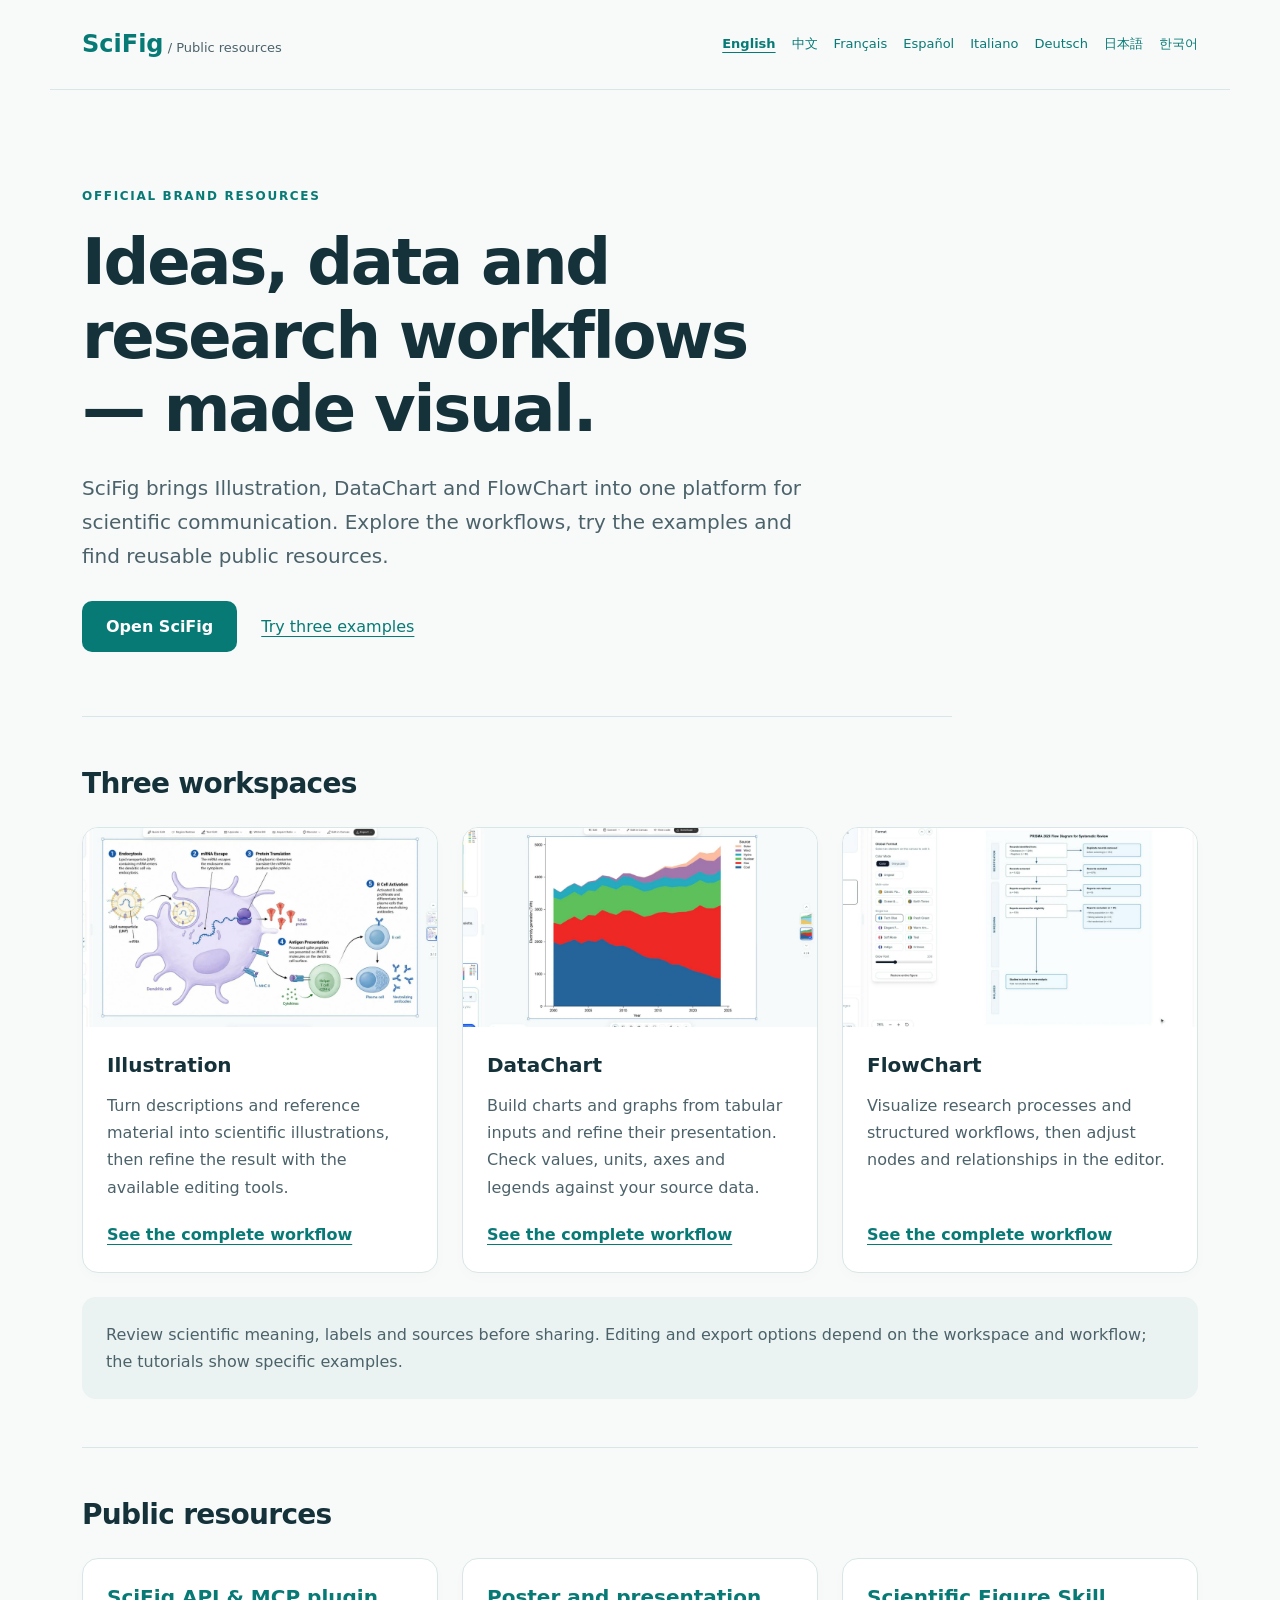
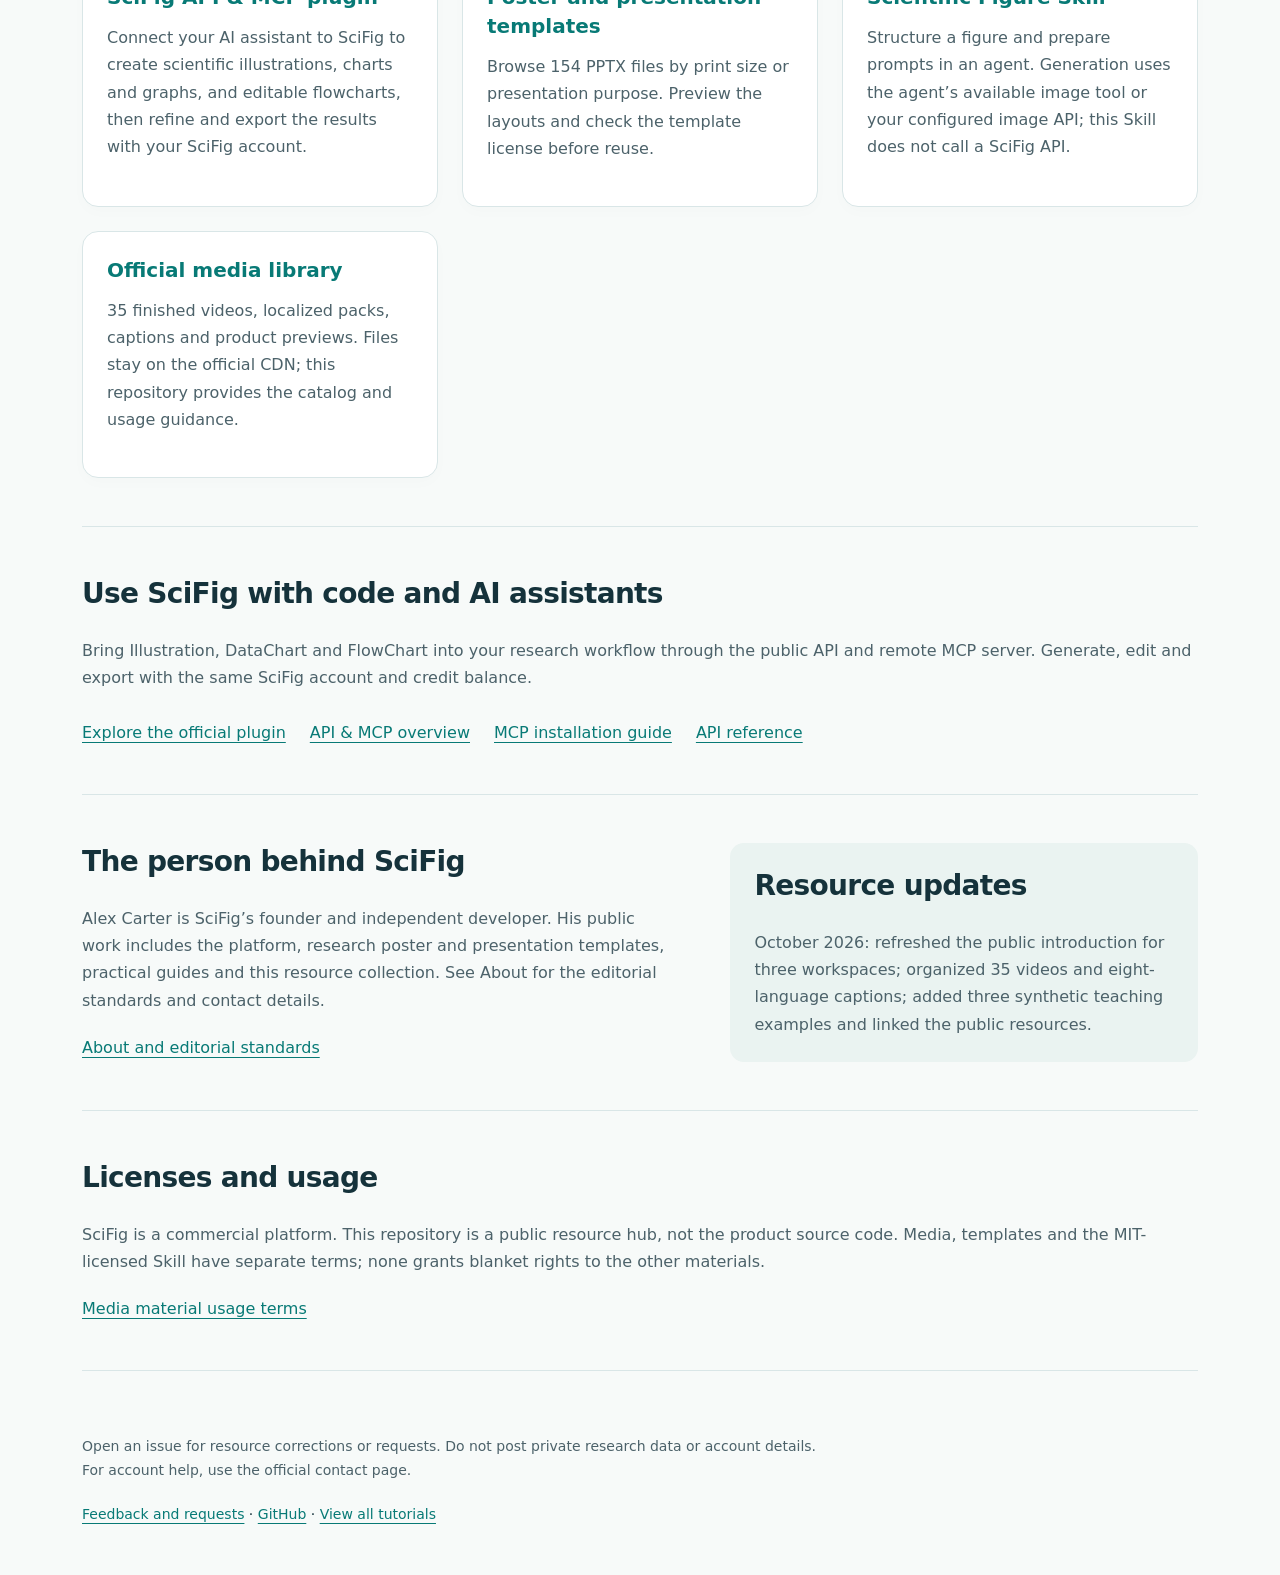
<file: index.html>
<!doctype html><html lang="en"><head><meta charset="utf-8"><meta name="viewport" content="width=device-width,initial-scale=1"><title>SciFig — Ideas, data and research workflows — made visual.</title><meta name="description" content="SciFig brings Illustration, DataChart and FlowChart into one platform for scientific communication. Explore the workflows, try the examples and find reusable public resources."><link rel="stylesheet" href="assets/hub.css"><link rel="canonical" href="https://lilingm963.github.io/SciFig-AI/"><link rel="alternate" hreflang="en" href="https://lilingm963.github.io/SciFig-AI/"><link rel="alternate" hreflang="zh-Hans" href="https://lilingm963.github.io/SciFig-AI/zh/"><link rel="alternate" hreflang="fr" href="https://lilingm963.github.io/SciFig-AI/fr/"><link rel="alternate" hreflang="es" href="https://lilingm963.github.io/SciFig-AI/es/"><link rel="alternate" hreflang="it" href="https://lilingm963.github.io/SciFig-AI/it/"><link rel="alternate" hreflang="de" href="https://lilingm963.github.io/SciFig-AI/de/"><link rel="alternate" hreflang="ja" href="https://lilingm963.github.io/SciFig-AI/ja/"><link rel="alternate" hreflang="ko" href="https://lilingm963.github.io/SciFig-AI/ko/"><link rel="alternate" hreflang="x-default" href="https://lilingm963.github.io/SciFig-AI/"></head><body><header><a class="brand" href="./">SciFig<span> / Public resources</span></a><nav aria-label="Language"><a class="current" aria-current="page" href="">English</a><a class="" href="zh/">中文</a><a class="" href="fr/">Français</a><a class="" href="es/">Español</a><a class="" href="it/">Italiano</a><a class="" href="de/">Deutsch</a><a class="" href="ja/">日本語</a><a class="" href="ko/">한국어</a></nav></header><main><section class="hero"><div class="eyebrow">Official brand resources</div><h1>Ideas, data and research workflows — made visual.</h1><p>SciFig brings Illustration, DataChart and FlowChart into one platform for scientific communication. Explore the workflows, try the examples and find reusable public resources.</p><div class="actions"><a class="primary" href="https://scifig.ai/?ref=github-resources">Open SciFig</a><a class="" href="https://github.com/lilingm963/SciFig-AI/blob/main/examples/README.md">Try three examples</a></div></section><section><h2>Three workspaces</h2><div class="grid"><article><a href="https://cdn.scifig.ai/images/media-kit/2026-10/videos/v4-illustration-tutorial.mp4"><img src="assets/previews/illustration.jpg" alt="Illustration complete workflow" width="640" height="360" loading="lazy"></a><div><h3>Illustration</h3><p>Turn descriptions and reference material into scientific illustrations, then refine the result with the available editing tools.</p><a class="" href="https://cdn.scifig.ai/images/media-kit/2026-10/videos/v4-illustration-tutorial.mp4">See the complete workflow</a></div></article><article><a href="https://cdn.scifig.ai/images/media-kit/2026-10/videos/v4-datachart-tutorial.mp4"><img src="assets/previews/datachart.jpg" alt="DataChart complete workflow" width="640" height="360" loading="lazy"></a><div><h3>DataChart</h3><p>Build charts and graphs from tabular inputs and refine their presentation. Check values, units, axes and legends against your source data.</p><a class="" href="https://cdn.scifig.ai/images/media-kit/2026-10/videos/v4-datachart-tutorial.mp4">See the complete workflow</a></div></article><article><a href="https://cdn.scifig.ai/images/media-kit/2026-10/videos/v4-flowchart-tutorial.mp4"><img src="assets/previews/flowchart.jpg" alt="FlowChart complete workflow" width="640" height="360" loading="lazy"></a><div><h3>FlowChart</h3><p>Visualize research processes and structured workflows, then adjust nodes and relationships in the editor.</p><a class="" href="https://cdn.scifig.ai/images/media-kit/2026-10/videos/v4-flowchart-tutorial.mp4">See the complete workflow</a></div></article></div><div class="note"><p>Review scientific meaning, labels and sources before sharing. Editing and export options depend on the workspace and workflow; the tutorials show specific examples.</p></div></section><section><h2>Public resources</h2><div class="grid"><article class="resource"><div><h3><a class="" href="https://github.com/lilingm963/scifig-plugins">SciFig API &amp; MCP plugin</a></h3><p>Connect your AI assistant to SciFig to create scientific illustrations, charts and graphs, and editable flowcharts, then refine and export the results with your SciFig account.</p></div></article><article class="resource"><div><h3><a class="" href="https://github.com/scifig-ai/scientific-poster-and-presentation-templates">Poster and presentation templates</a></h3><p>Browse 154 PPTX files by print size or presentation purpose. Preview the layouts and check the template license before reuse.</p></div></article><article class="resource"><div><h3><a class="" href="https://github.com/lilingm963/scifig-ai-scientific-figure-skill">Scientific Figure Skill</a></h3><p>Structure a figure and prepare prompts in an agent. Generation uses the agent’s available image tool or your configured image API; this Skill does not call a SciFig API.</p></div></article><article class="resource"><div><h3><a class="" href="https://github.com/lilingm963/SciFig-AI/blob/main/docs/media-library.md">Official media library</a></h3><p>35 finished videos, localized packs, captions and product previews. Files stay on the official CDN; this repository provides the catalog and usage guidance.</p></div></article></div></section><section><h2>Use SciFig with code and AI assistants</h2><p>Bring Illustration, DataChart and FlowChart into your research workflow through the public API and remote MCP server. Generate, edit and export with the same SciFig account and credit balance.</p><div class="actions"><a class="" href="https://github.com/lilingm963/scifig-plugins">Explore the official plugin</a><a class="" href="https://scifig.ai/developers">API &amp; MCP overview</a><a class="" href="https://scifig.ai/developers/mcp/install.md">MCP installation guide</a><a class="" href="https://scifig.ai/docs/api">API reference</a></div></section><section class="split"><div><h2>The person behind SciFig</h2><p>Alex Carter is SciFig’s founder and independent developer. His public work includes the platform, research poster and presentation templates, practical guides and this resource collection. See About for the editorial standards and contact details.</p><a class="" href="https://scifig.ai/about?ref=github-resources">About and editorial standards</a></div><div class="note"><h2>Resource updates</h2><p>October 2026: refreshed the public introduction for three workspaces; organized 35 videos and eight-language captions; added three synthetic teaching examples and linked the public resources.</p></div></section><section><h2>Licenses and usage</h2><p>SciFig is a commercial platform. This repository is a public resource hub, not the product source code. Media, templates and the MIT-licensed Skill have separate terms; none grants blanket rights to the other materials.</p><a class="" href="https://scifig.ai/media-kit?ref=github-resources">Media material usage terms</a></section></main><footer><p>Open an issue for resource corrections or requests. Do not post private research data or account details. For account help, use the official contact page.</p><a class="" href="https://github.com/lilingm963/SciFig-AI/issues">Feedback and requests</a> · <a class="" href="https://github.com/lilingm963/SciFig-AI">GitHub</a> · <a class="" href="https://scifig.ai/tutorials?ref=github-resources">View all tutorials</a></footer></body></html>
</file>
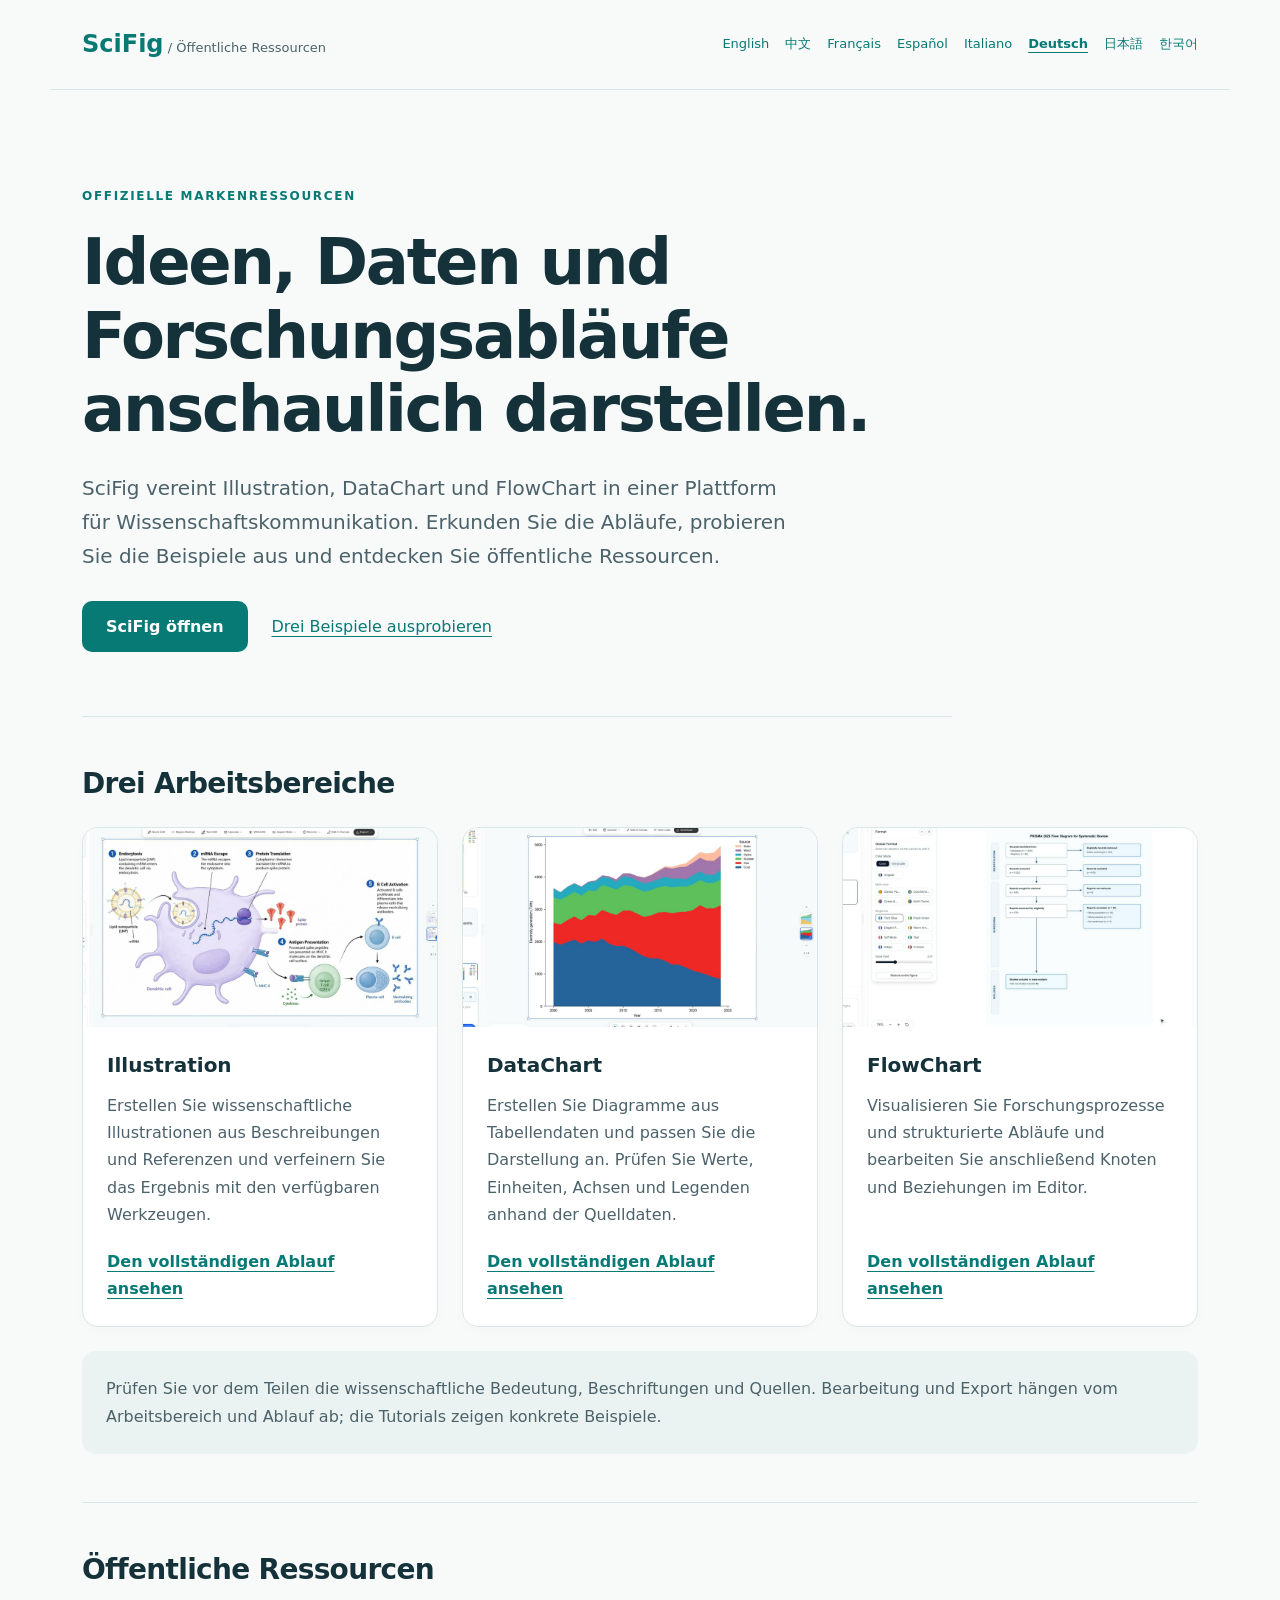
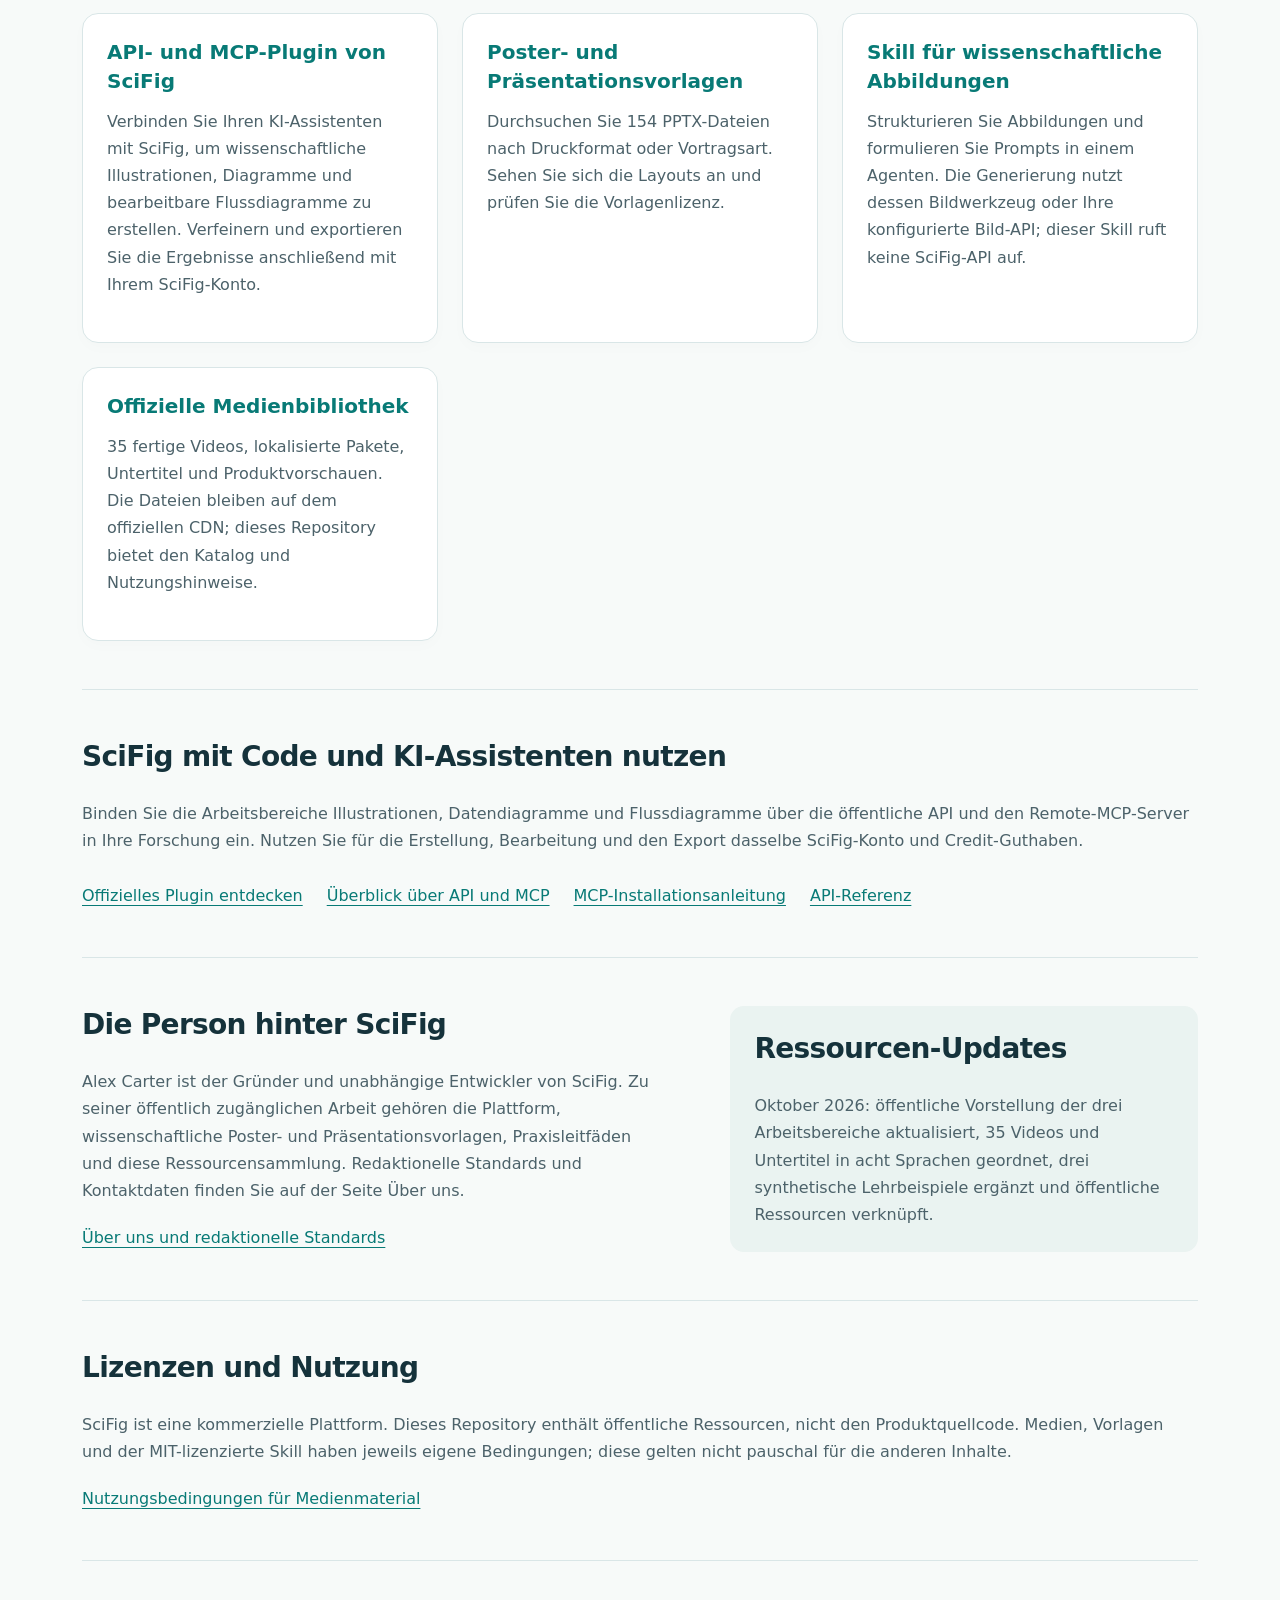
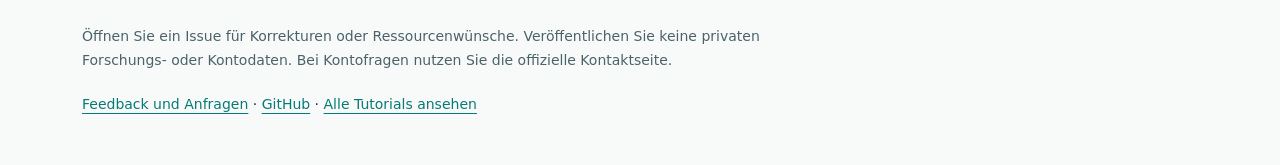
<file: de/index.html>
<!doctype html><html lang="de"><head><meta charset="utf-8"><meta name="viewport" content="width=device-width,initial-scale=1"><title>SciFig — Ideen, Daten und Forschungsabläufe anschaulich darstellen.</title><meta name="description" content="SciFig vereint Illustration, DataChart und FlowChart in einer Plattform für Wissenschaftskommunikation. Erkunden Sie die Abläufe, probieren Sie die Beispiele aus und entdecken Sie öffentliche Ressourcen."><link rel="stylesheet" href="../assets/hub.css"><link rel="canonical" href="https://lilingm963.github.io/SciFig-AI/de/"><link rel="alternate" hreflang="en" href="https://lilingm963.github.io/SciFig-AI/"><link rel="alternate" hreflang="zh-Hans" href="https://lilingm963.github.io/SciFig-AI/zh/"><link rel="alternate" hreflang="fr" href="https://lilingm963.github.io/SciFig-AI/fr/"><link rel="alternate" hreflang="es" href="https://lilingm963.github.io/SciFig-AI/es/"><link rel="alternate" hreflang="it" href="https://lilingm963.github.io/SciFig-AI/it/"><link rel="alternate" hreflang="de" href="https://lilingm963.github.io/SciFig-AI/de/"><link rel="alternate" hreflang="ja" href="https://lilingm963.github.io/SciFig-AI/ja/"><link rel="alternate" hreflang="ko" href="https://lilingm963.github.io/SciFig-AI/ko/"><link rel="alternate" hreflang="x-default" href="https://lilingm963.github.io/SciFig-AI/"></head><body><header><a class="brand" href="../">SciFig<span> / Öffentliche Ressourcen</span></a><nav aria-label="Sprache"><a class="" href="../">English</a><a class="" href="../zh/">中文</a><a class="" href="../fr/">Français</a><a class="" href="../es/">Español</a><a class="" href="../it/">Italiano</a><a class="current" aria-current="page" href="../de/">Deutsch</a><a class="" href="../ja/">日本語</a><a class="" href="../ko/">한국어</a></nav></header><main><section class="hero"><div class="eyebrow">Offizielle Markenressourcen</div><h1>Ideen, Daten und Forschungsabläufe anschaulich darstellen.</h1><p>SciFig vereint Illustration, DataChart und FlowChart in einer Plattform für Wissenschaftskommunikation. Erkunden Sie die Abläufe, probieren Sie die Beispiele aus und entdecken Sie öffentliche Ressourcen.</p><div class="actions"><a class="primary" href="https://scifig.ai/de/?ref=github-resources">SciFig öffnen</a><a class="" href="https://github.com/lilingm963/SciFig-AI/blob/main/examples/README.de.md">Drei Beispiele ausprobieren</a></div></section><section><h2>Drei Arbeitsbereiche</h2><div class="grid"><article><a href="https://cdn.scifig.ai/images/media-kit/2026-10/videos/v4-illustration-tutorial.mp4"><img src="../assets/previews/illustration.jpg" alt="Vollständiger Illustration-Arbeitsablauf" width="640" height="360" loading="lazy"></a><div><h3>Illustration</h3><p>Erstellen Sie wissenschaftliche Illustrationen aus Beschreibungen und Referenzen und verfeinern Sie das Ergebnis mit den verfügbaren Werkzeugen.</p><a class="" href="https://cdn.scifig.ai/images/media-kit/2026-10/videos/v4-illustration-tutorial.mp4">Den vollständigen Ablauf ansehen</a></div></article><article><a href="https://cdn.scifig.ai/images/media-kit/2026-10/videos/v4-datachart-tutorial.mp4"><img src="../assets/previews/datachart.jpg" alt="Vollständiger DataChart-Arbeitsablauf" width="640" height="360" loading="lazy"></a><div><h3>DataChart</h3><p>Erstellen Sie Diagramme aus Tabellendaten und passen Sie die Darstellung an. Prüfen Sie Werte, Einheiten, Achsen und Legenden anhand der Quelldaten.</p><a class="" href="https://cdn.scifig.ai/images/media-kit/2026-10/videos/v4-datachart-tutorial.mp4">Den vollständigen Ablauf ansehen</a></div></article><article><a href="https://cdn.scifig.ai/images/media-kit/2026-10/videos/v4-flowchart-tutorial.mp4"><img src="../assets/previews/flowchart.jpg" alt="Vollständiger FlowChart-Arbeitsablauf" width="640" height="360" loading="lazy"></a><div><h3>FlowChart</h3><p>Visualisieren Sie Forschungsprozesse und strukturierte Abläufe und bearbeiten Sie anschließend Knoten und Beziehungen im Editor.</p><a class="" href="https://cdn.scifig.ai/images/media-kit/2026-10/videos/v4-flowchart-tutorial.mp4">Den vollständigen Ablauf ansehen</a></div></article></div><div class="note"><p>Prüfen Sie vor dem Teilen die wissenschaftliche Bedeutung, Beschriftungen und Quellen. Bearbeitung und Export hängen vom Arbeitsbereich und Ablauf ab; die Tutorials zeigen konkrete Beispiele.</p></div></section><section><h2>Öffentliche Ressourcen</h2><div class="grid"><article class="resource"><div><h3><a class="" href="https://github.com/lilingm963/scifig-plugins">API- und MCP-Plugin von SciFig</a></h3><p>Verbinden Sie Ihren KI-Assistenten mit SciFig, um wissenschaftliche Illustrationen, Diagramme und bearbeitbare Flussdiagramme zu erstellen. Verfeinern und exportieren Sie die Ergebnisse anschließend mit Ihrem SciFig-Konto.</p></div></article><article class="resource"><div><h3><a class="" href="https://github.com/scifig-ai/scientific-poster-and-presentation-templates">Poster- und Präsentationsvorlagen</a></h3><p>Durchsuchen Sie 154 PPTX-Dateien nach Druckformat oder Vortragsart. Sehen Sie sich die Layouts an und prüfen Sie die Vorlagenlizenz.</p></div></article><article class="resource"><div><h3><a class="" href="https://github.com/lilingm963/scifig-ai-scientific-figure-skill">Skill für wissenschaftliche Abbildungen</a></h3><p>Strukturieren Sie Abbildungen und formulieren Sie Prompts in einem Agenten. Die Generierung nutzt dessen Bildwerkzeug oder Ihre konfigurierte Bild-API; dieser Skill ruft keine SciFig-API auf.</p></div></article><article class="resource"><div><h3><a class="" href="https://github.com/lilingm963/SciFig-AI/blob/main/docs/media-library.de.md">Offizielle Medienbibliothek</a></h3><p>35 fertige Videos, lokalisierte Pakete, Untertitel und Produktvorschauen. Die Dateien bleiben auf dem offiziellen CDN; dieses Repository bietet den Katalog und Nutzungshinweise.</p></div></article></div></section><section><h2>SciFig mit Code und KI-Assistenten nutzen</h2><p>Binden Sie die Arbeitsbereiche Illustrationen, Datendiagramme und Flussdiagramme über die öffentliche API und den Remote-MCP-Server in Ihre Forschung ein. Nutzen Sie für die Erstellung, Bearbeitung und den Export dasselbe SciFig-Konto und Credit-Guthaben.</p><div class="actions"><a class="" href="https://github.com/lilingm963/scifig-plugins">Offizielles Plugin entdecken</a><a class="" href="https://scifig.ai/de/developers">Überblick über API und MCP</a><a class="" href="https://scifig.ai/de/developers/mcp/install.md">MCP-Installationsanleitung</a><a class="" href="https://scifig.ai/de/docs/api">API-Referenz</a></div></section><section class="split"><div><h2>Die Person hinter SciFig</h2><p>Alex Carter ist der Gründer und unabhängige Entwickler von SciFig. Zu seiner öffentlich zugänglichen Arbeit gehören die Plattform, wissenschaftliche Poster- und Präsentationsvorlagen, Praxisleitfäden und diese Ressourcensammlung. Redaktionelle Standards und Kontaktdaten finden Sie auf der Seite Über uns.</p><a class="" href="https://scifig.ai/de/about?ref=github-resources">Über uns und redaktionelle Standards</a></div><div class="note"><h2>Ressourcen-Updates</h2><p>Oktober 2026: öffentliche Vorstellung der drei Arbeitsbereiche aktualisiert, 35 Videos und Untertitel in acht Sprachen geordnet, drei synthetische Lehrbeispiele ergänzt und öffentliche Ressourcen verknüpft.</p></div></section><section><h2>Lizenzen und Nutzung</h2><p>SciFig ist eine kommerzielle Plattform. Dieses Repository enthält öffentliche Ressourcen, nicht den Produktquellcode. Medien, Vorlagen und der MIT-lizenzierte Skill haben jeweils eigene Bedingungen; diese gelten nicht pauschal für die anderen Inhalte.</p><a class="" href="https://scifig.ai/de/media-kit?ref=github-resources">Nutzungsbedingungen für Medienmaterial</a></section></main><footer><p>Öffnen Sie ein Issue für Korrekturen oder Ressourcenwünsche. Veröffentlichen Sie keine privaten Forschungs- oder Kontodaten. Bei Kontofragen nutzen Sie die offizielle Kontaktseite.</p><a class="" href="https://github.com/lilingm963/SciFig-AI/issues">Feedback und Anfragen</a> · <a class="" href="https://github.com/lilingm963/SciFig-AI">GitHub</a> · <a class="" href="https://scifig.ai/de/tutorials?ref=github-resources">Alle Tutorials ansehen</a></footer></body></html>
</file>
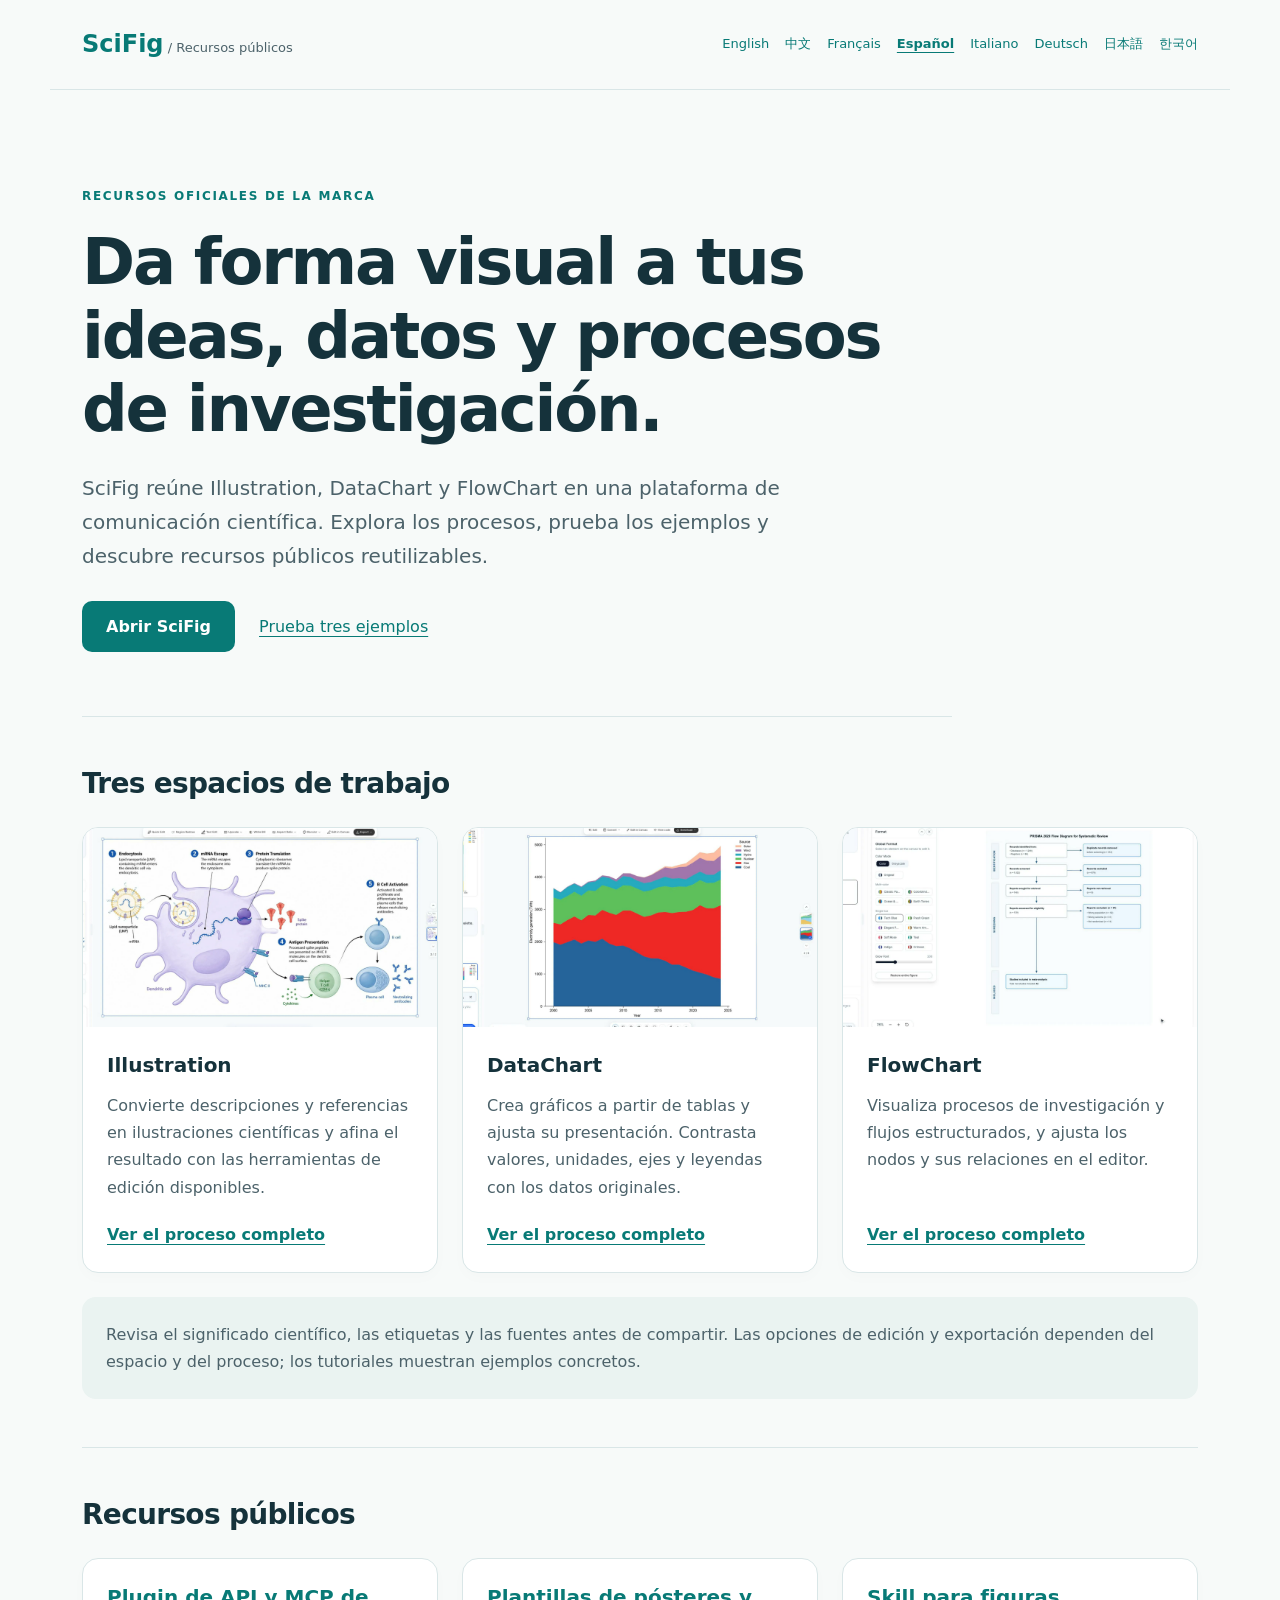
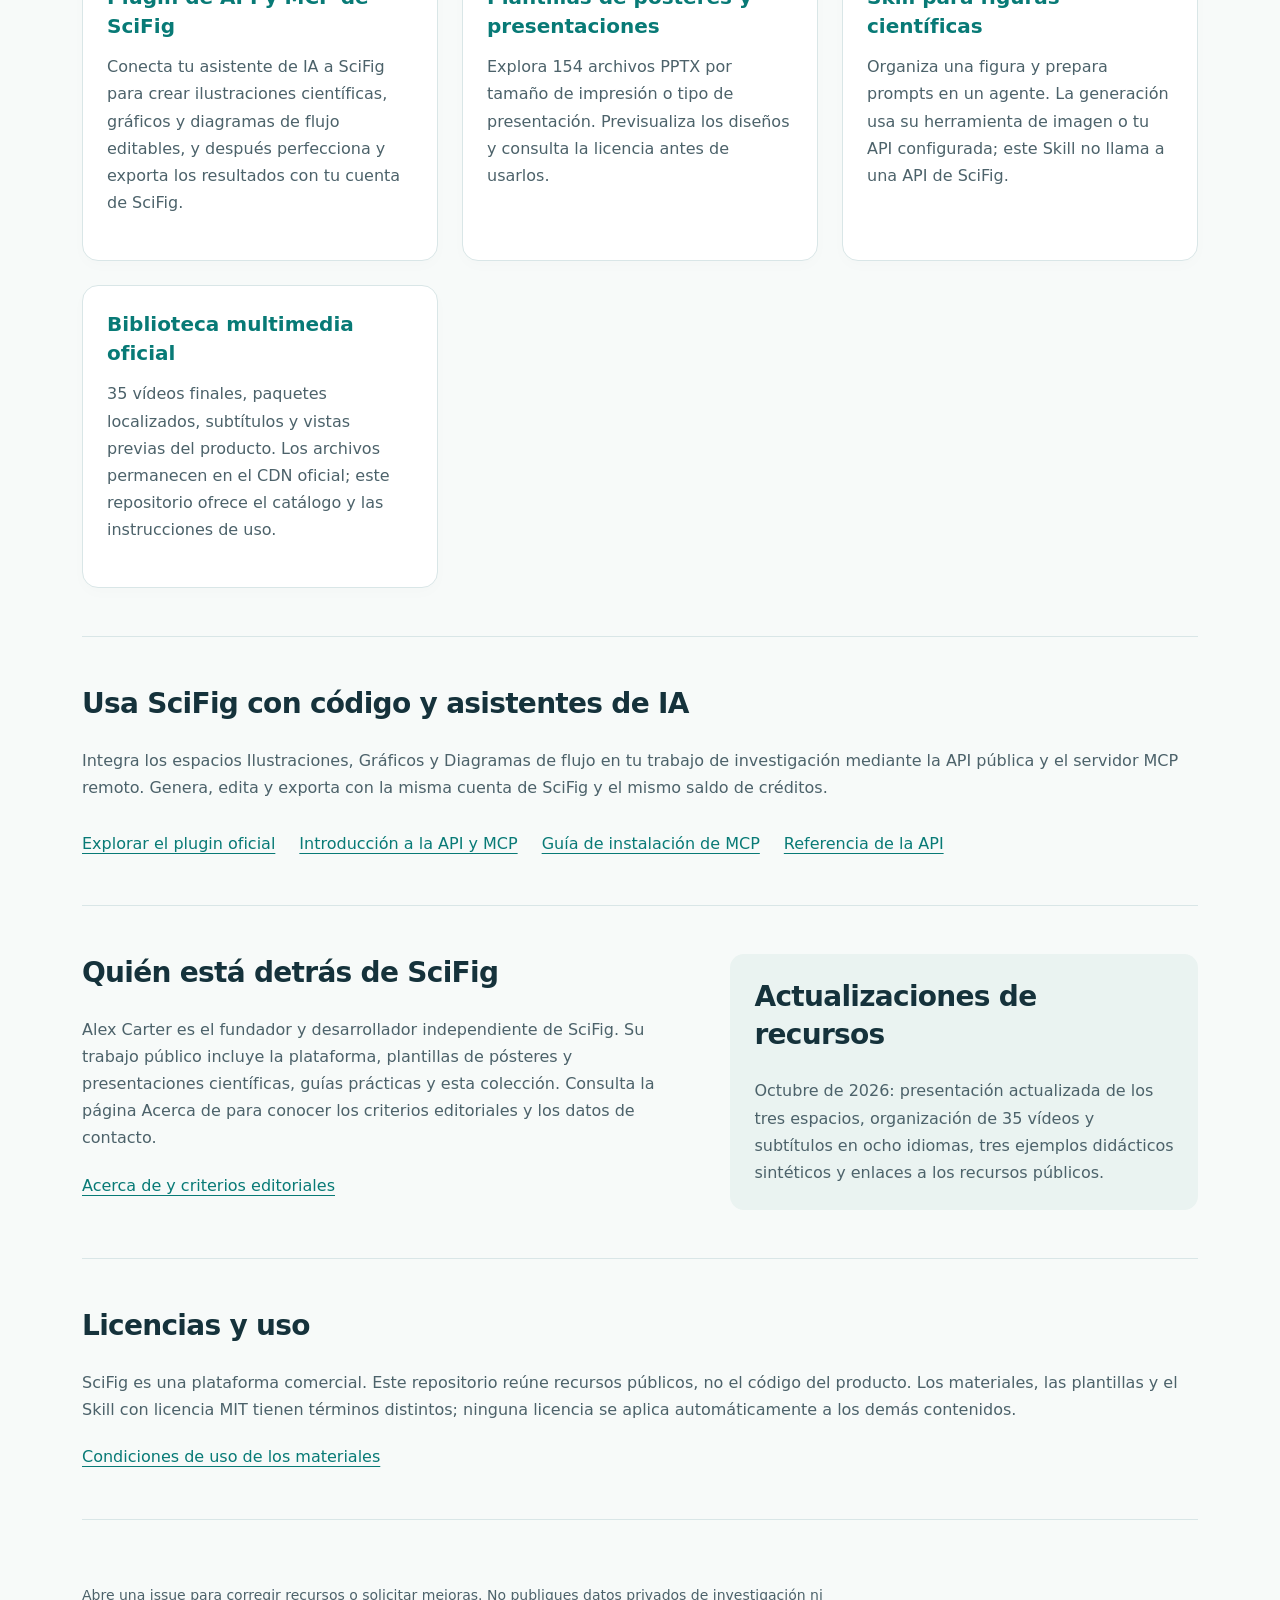
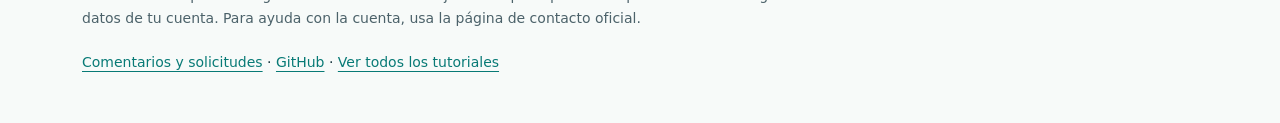
<file: es/index.html>
<!doctype html><html lang="es"><head><meta charset="utf-8"><meta name="viewport" content="width=device-width,initial-scale=1"><title>SciFig — Da forma visual a tus ideas, datos y procesos de investigación.</title><meta name="description" content="SciFig reúne Illustration, DataChart y FlowChart en una plataforma de comunicación científica. Explora los procesos, prueba los ejemplos y descubre recursos públicos reutilizables."><link rel="stylesheet" href="../assets/hub.css"><link rel="canonical" href="https://lilingm963.github.io/SciFig-AI/es/"><link rel="alternate" hreflang="en" href="https://lilingm963.github.io/SciFig-AI/"><link rel="alternate" hreflang="zh-Hans" href="https://lilingm963.github.io/SciFig-AI/zh/"><link rel="alternate" hreflang="fr" href="https://lilingm963.github.io/SciFig-AI/fr/"><link rel="alternate" hreflang="es" href="https://lilingm963.github.io/SciFig-AI/es/"><link rel="alternate" hreflang="it" href="https://lilingm963.github.io/SciFig-AI/it/"><link rel="alternate" hreflang="de" href="https://lilingm963.github.io/SciFig-AI/de/"><link rel="alternate" hreflang="ja" href="https://lilingm963.github.io/SciFig-AI/ja/"><link rel="alternate" hreflang="ko" href="https://lilingm963.github.io/SciFig-AI/ko/"><link rel="alternate" hreflang="x-default" href="https://lilingm963.github.io/SciFig-AI/"></head><body><header><a class="brand" href="../">SciFig<span> / Recursos públicos</span></a><nav aria-label="Idioma"><a class="" href="../">English</a><a class="" href="../zh/">中文</a><a class="" href="../fr/">Français</a><a class="current" aria-current="page" href="../es/">Español</a><a class="" href="../it/">Italiano</a><a class="" href="../de/">Deutsch</a><a class="" href="../ja/">日本語</a><a class="" href="../ko/">한국어</a></nav></header><main><section class="hero"><div class="eyebrow">Recursos oficiales de la marca</div><h1>Da forma visual a tus ideas, datos y procesos de investigación.</h1><p>SciFig reúne Illustration, DataChart y FlowChart en una plataforma de comunicación científica. Explora los procesos, prueba los ejemplos y descubre recursos públicos reutilizables.</p><div class="actions"><a class="primary" href="https://scifig.ai/es/?ref=github-resources">Abrir SciFig</a><a class="" href="https://github.com/lilingm963/SciFig-AI/blob/main/examples/README.es.md">Prueba tres ejemplos</a></div></section><section><h2>Tres espacios de trabajo</h2><div class="grid"><article><a href="https://cdn.scifig.ai/images/media-kit/2026-10/videos/v4-illustration-tutorial.mp4"><img src="../assets/previews/illustration.jpg" alt="Proceso completo de Illustration" width="640" height="360" loading="lazy"></a><div><h3>Illustration</h3><p>Convierte descripciones y referencias en ilustraciones científicas y afina el resultado con las herramientas de edición disponibles.</p><a class="" href="https://cdn.scifig.ai/images/media-kit/2026-10/videos/v4-illustration-tutorial.mp4">Ver el proceso completo</a></div></article><article><a href="https://cdn.scifig.ai/images/media-kit/2026-10/videos/v4-datachart-tutorial.mp4"><img src="../assets/previews/datachart.jpg" alt="Proceso completo de DataChart" width="640" height="360" loading="lazy"></a><div><h3>DataChart</h3><p>Crea gráficos a partir de tablas y ajusta su presentación. Contrasta valores, unidades, ejes y leyendas con los datos originales.</p><a class="" href="https://cdn.scifig.ai/images/media-kit/2026-10/videos/v4-datachart-tutorial.mp4">Ver el proceso completo</a></div></article><article><a href="https://cdn.scifig.ai/images/media-kit/2026-10/videos/v4-flowchart-tutorial.mp4"><img src="../assets/previews/flowchart.jpg" alt="Proceso completo de FlowChart" width="640" height="360" loading="lazy"></a><div><h3>FlowChart</h3><p>Visualiza procesos de investigación y flujos estructurados, y ajusta los nodos y sus relaciones en el editor.</p><a class="" href="https://cdn.scifig.ai/images/media-kit/2026-10/videos/v4-flowchart-tutorial.mp4">Ver el proceso completo</a></div></article></div><div class="note"><p>Revisa el significado científico, las etiquetas y las fuentes antes de compartir. Las opciones de edición y exportación dependen del espacio y del proceso; los tutoriales muestran ejemplos concretos.</p></div></section><section><h2>Recursos públicos</h2><div class="grid"><article class="resource"><div><h3><a class="" href="https://github.com/lilingm963/scifig-plugins">Plugin de API y MCP de SciFig</a></h3><p>Conecta tu asistente de IA a SciFig para crear ilustraciones científicas, gráficos y diagramas de flujo editables, y después perfecciona y exporta los resultados con tu cuenta de SciFig.</p></div></article><article class="resource"><div><h3><a class="" href="https://github.com/scifig-ai/scientific-poster-and-presentation-templates">Plantillas de pósteres y presentaciones</a></h3><p>Explora 154 archivos PPTX por tamaño de impresión o tipo de presentación. Previsualiza los diseños y consulta la licencia antes de usarlos.</p></div></article><article class="resource"><div><h3><a class="" href="https://github.com/lilingm963/scifig-ai-scientific-figure-skill">Skill para figuras científicas</a></h3><p>Organiza una figura y prepara prompts en un agente. La generación usa su herramienta de imagen o tu API configurada; este Skill no llama a una API de SciFig.</p></div></article><article class="resource"><div><h3><a class="" href="https://github.com/lilingm963/SciFig-AI/blob/main/docs/media-library.es.md">Biblioteca multimedia oficial</a></h3><p>35 vídeos finales, paquetes localizados, subtítulos y vistas previas del producto. Los archivos permanecen en el CDN oficial; este repositorio ofrece el catálogo y las instrucciones de uso.</p></div></article></div></section><section><h2>Usa SciFig con código y asistentes de IA</h2><p>Integra los espacios Ilustraciones, Gráficos y Diagramas de flujo en tu trabajo de investigación mediante la API pública y el servidor MCP remoto. Genera, edita y exporta con la misma cuenta de SciFig y el mismo saldo de créditos.</p><div class="actions"><a class="" href="https://github.com/lilingm963/scifig-plugins">Explorar el plugin oficial</a><a class="" href="https://scifig.ai/es/developers">Introducción a la API y MCP</a><a class="" href="https://scifig.ai/es/developers/mcp/install.md">Guía de instalación de MCP</a><a class="" href="https://scifig.ai/es/docs/api">Referencia de la API</a></div></section><section class="split"><div><h2>Quién está detrás de SciFig</h2><p>Alex Carter es el fundador y desarrollador independiente de SciFig. Su trabajo público incluye la plataforma, plantillas de pósteres y presentaciones científicas, guías prácticas y esta colección. Consulta la página Acerca de para conocer los criterios editoriales y los datos de contacto.</p><a class="" href="https://scifig.ai/es/about?ref=github-resources">Acerca de y criterios editoriales</a></div><div class="note"><h2>Actualizaciones de recursos</h2><p>Octubre de 2026: presentación actualizada de los tres espacios, organización de 35 vídeos y subtítulos en ocho idiomas, tres ejemplos didácticos sintéticos y enlaces a los recursos públicos.</p></div></section><section><h2>Licencias y uso</h2><p>SciFig es una plataforma comercial. Este repositorio reúne recursos públicos, no el código del producto. Los materiales, las plantillas y el Skill con licencia MIT tienen términos distintos; ninguna licencia se aplica automáticamente a los demás contenidos.</p><a class="" href="https://scifig.ai/es/media-kit?ref=github-resources">Condiciones de uso de los materiales</a></section></main><footer><p>Abre una issue para corregir recursos o solicitar mejoras. No publiques datos privados de investigación ni datos de tu cuenta. Para ayuda con la cuenta, usa la página de contacto oficial.</p><a class="" href="https://github.com/lilingm963/SciFig-AI/issues">Comentarios y solicitudes</a> · <a class="" href="https://github.com/lilingm963/SciFig-AI">GitHub</a> · <a class="" href="https://scifig.ai/es/tutorials?ref=github-resources">Ver todos los tutoriales</a></footer></body></html>
</file>
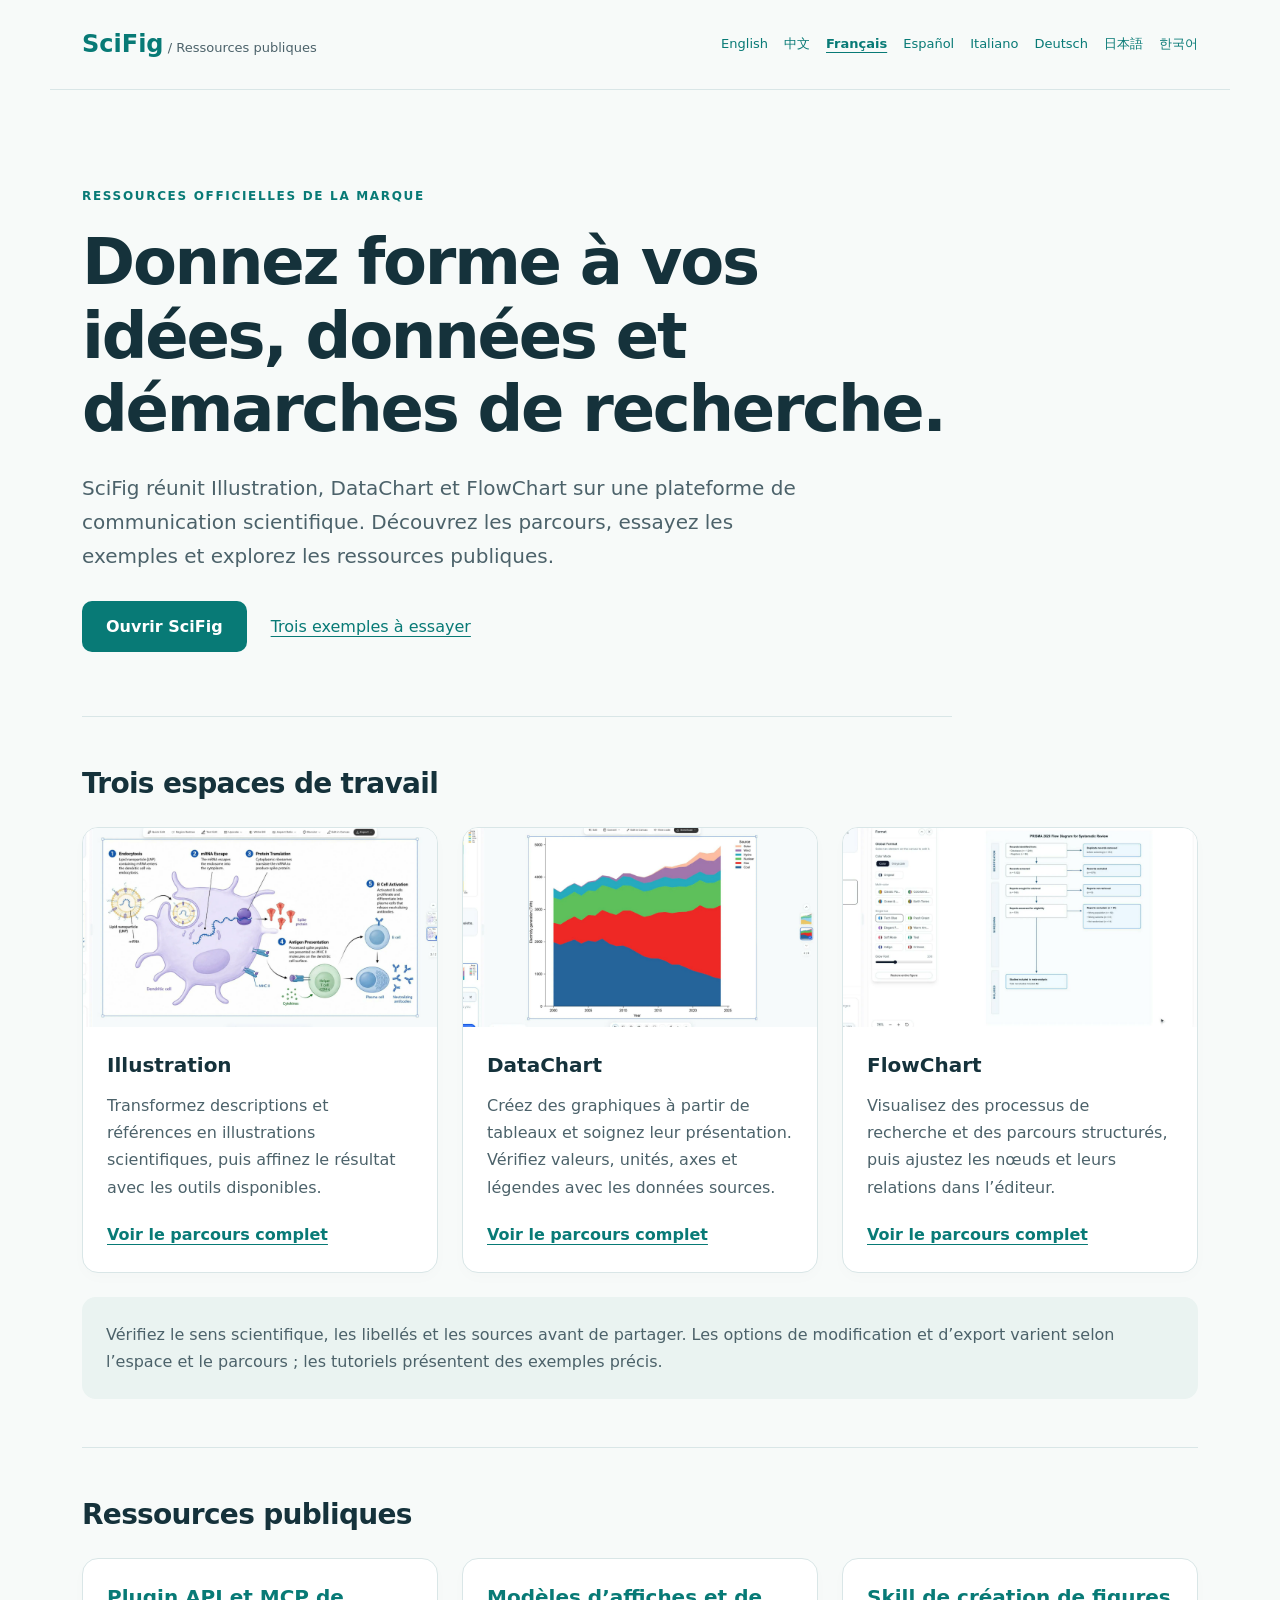
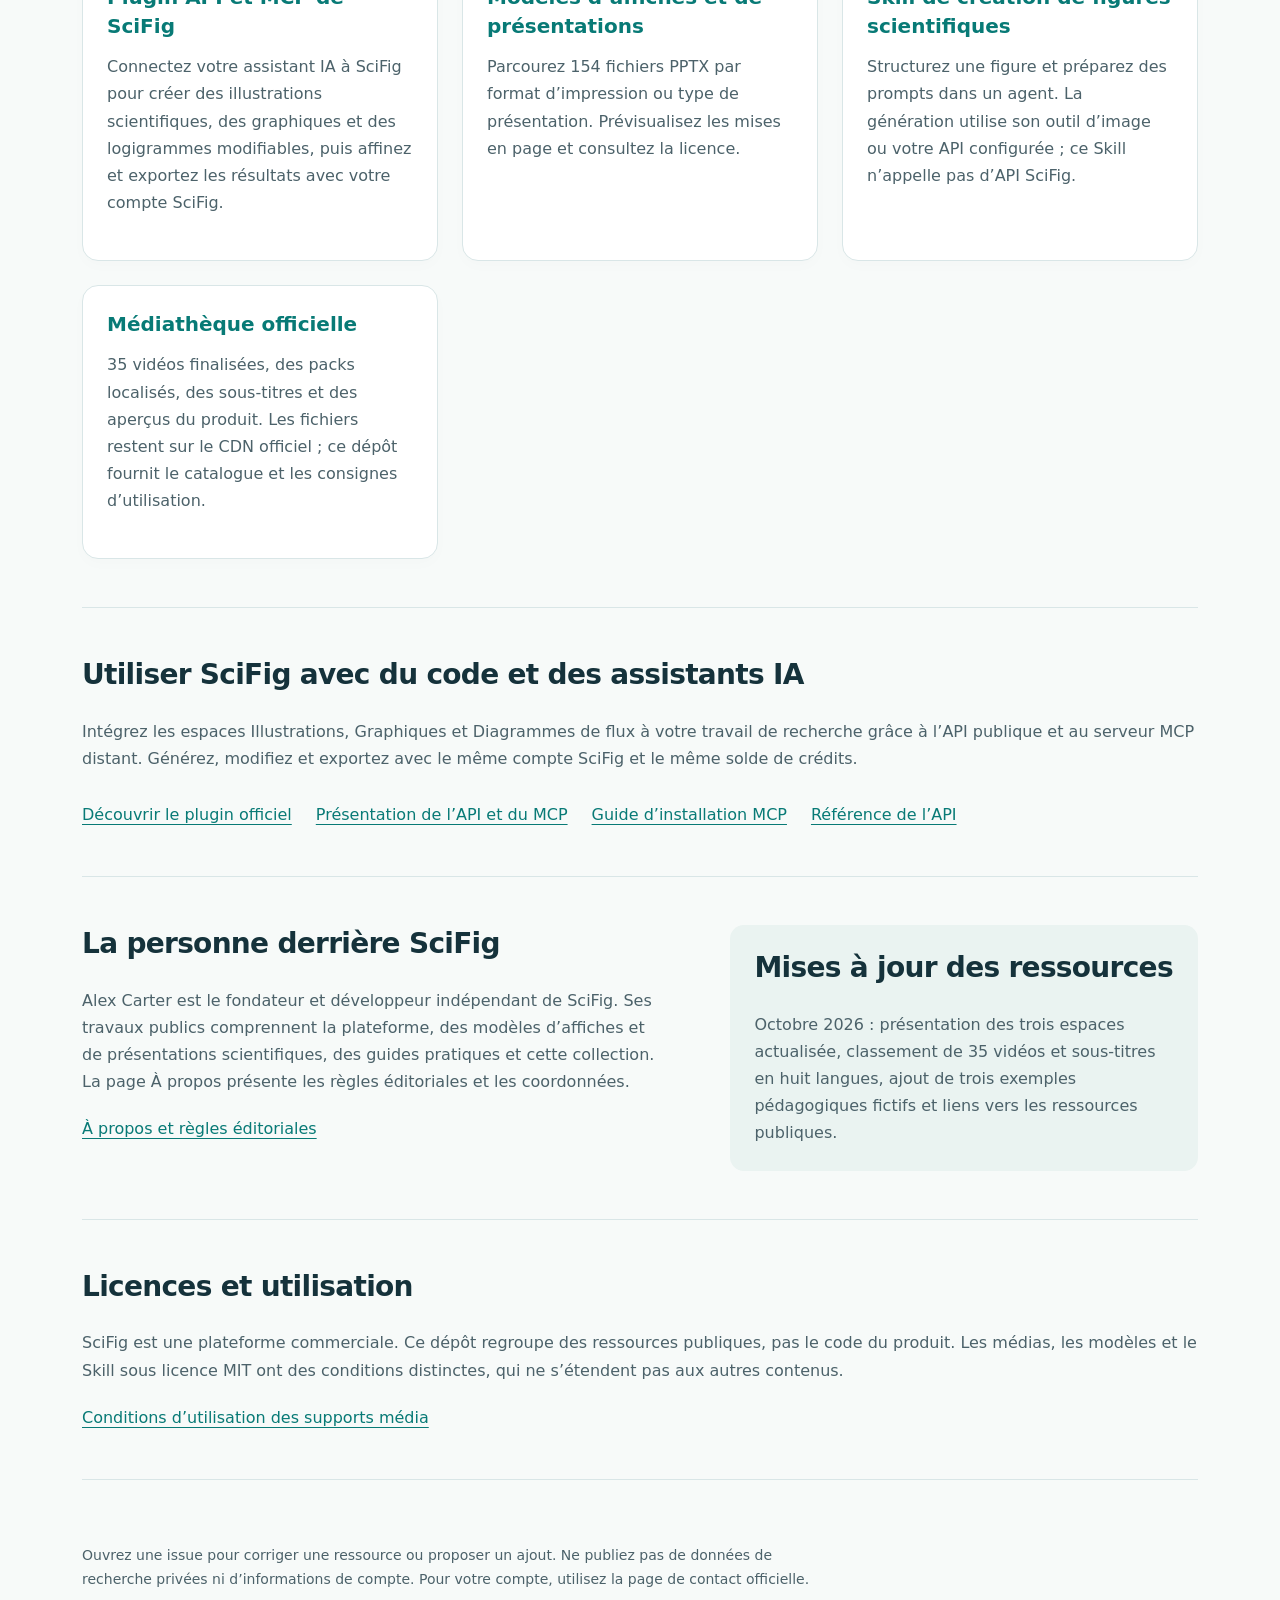
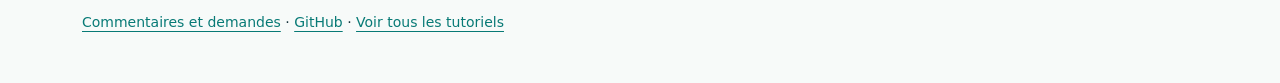
<file: fr/index.html>
<!doctype html><html lang="fr"><head><meta charset="utf-8"><meta name="viewport" content="width=device-width,initial-scale=1"><title>SciFig — Donnez forme à vos idées, données et démarches de recherche.</title><meta name="description" content="SciFig réunit Illustration, DataChart et FlowChart sur une plateforme de communication scientifique. Découvrez les parcours, essayez les exemples et explorez les ressources publiques."><link rel="stylesheet" href="../assets/hub.css"><link rel="canonical" href="https://lilingm963.github.io/SciFig-AI/fr/"><link rel="alternate" hreflang="en" href="https://lilingm963.github.io/SciFig-AI/"><link rel="alternate" hreflang="zh-Hans" href="https://lilingm963.github.io/SciFig-AI/zh/"><link rel="alternate" hreflang="fr" href="https://lilingm963.github.io/SciFig-AI/fr/"><link rel="alternate" hreflang="es" href="https://lilingm963.github.io/SciFig-AI/es/"><link rel="alternate" hreflang="it" href="https://lilingm963.github.io/SciFig-AI/it/"><link rel="alternate" hreflang="de" href="https://lilingm963.github.io/SciFig-AI/de/"><link rel="alternate" hreflang="ja" href="https://lilingm963.github.io/SciFig-AI/ja/"><link rel="alternate" hreflang="ko" href="https://lilingm963.github.io/SciFig-AI/ko/"><link rel="alternate" hreflang="x-default" href="https://lilingm963.github.io/SciFig-AI/"></head><body><header><a class="brand" href="../">SciFig<span> / Ressources publiques</span></a><nav aria-label="Langue"><a class="" href="../">English</a><a class="" href="../zh/">中文</a><a class="current" aria-current="page" href="../fr/">Français</a><a class="" href="../es/">Español</a><a class="" href="../it/">Italiano</a><a class="" href="../de/">Deutsch</a><a class="" href="../ja/">日本語</a><a class="" href="../ko/">한국어</a></nav></header><main><section class="hero"><div class="eyebrow">Ressources officielles de la marque</div><h1>Donnez forme à vos idées, données et démarches de recherche.</h1><p>SciFig réunit Illustration, DataChart et FlowChart sur une plateforme de communication scientifique. Découvrez les parcours, essayez les exemples et explorez les ressources publiques.</p><div class="actions"><a class="primary" href="https://scifig.ai/fr/?ref=github-resources">Ouvrir SciFig</a><a class="" href="https://github.com/lilingm963/SciFig-AI/blob/main/examples/README.fr.md">Trois exemples à essayer</a></div></section><section><h2>Trois espaces de travail</h2><div class="grid"><article><a href="https://cdn.scifig.ai/images/media-kit/2026-10/videos/v4-illustration-tutorial.mp4"><img src="../assets/previews/illustration.jpg" alt="Processus complet dans Illustration" width="640" height="360" loading="lazy"></a><div><h3>Illustration</h3><p>Transformez descriptions et références en illustrations scientifiques, puis affinez le résultat avec les outils disponibles.</p><a class="" href="https://cdn.scifig.ai/images/media-kit/2026-10/videos/v4-illustration-tutorial.mp4">Voir le parcours complet</a></div></article><article><a href="https://cdn.scifig.ai/images/media-kit/2026-10/videos/v4-datachart-tutorial.mp4"><img src="../assets/previews/datachart.jpg" alt="Processus complet dans DataChart" width="640" height="360" loading="lazy"></a><div><h3>DataChart</h3><p>Créez des graphiques à partir de tableaux et soignez leur présentation. Vérifiez valeurs, unités, axes et légendes avec les données sources.</p><a class="" href="https://cdn.scifig.ai/images/media-kit/2026-10/videos/v4-datachart-tutorial.mp4">Voir le parcours complet</a></div></article><article><a href="https://cdn.scifig.ai/images/media-kit/2026-10/videos/v4-flowchart-tutorial.mp4"><img src="../assets/previews/flowchart.jpg" alt="Processus complet dans FlowChart" width="640" height="360" loading="lazy"></a><div><h3>FlowChart</h3><p>Visualisez des processus de recherche et des parcours structurés, puis ajustez les nœuds et leurs relations dans l’éditeur.</p><a class="" href="https://cdn.scifig.ai/images/media-kit/2026-10/videos/v4-flowchart-tutorial.mp4">Voir le parcours complet</a></div></article></div><div class="note"><p>Vérifiez le sens scientifique, les libellés et les sources avant de partager. Les options de modification et d’export varient selon l’espace et le parcours ; les tutoriels présentent des exemples précis.</p></div></section><section><h2>Ressources publiques</h2><div class="grid"><article class="resource"><div><h3><a class="" href="https://github.com/lilingm963/scifig-plugins">Plugin API et MCP de SciFig</a></h3><p>Connectez votre assistant IA à SciFig pour créer des illustrations scientifiques, des graphiques et des logigrammes modifiables, puis affinez et exportez les résultats avec votre compte SciFig.</p></div></article><article class="resource"><div><h3><a class="" href="https://github.com/scifig-ai/scientific-poster-and-presentation-templates">Modèles d’affiches et de présentations</a></h3><p>Parcourez 154 fichiers PPTX par format d’impression ou type de présentation. Prévisualisez les mises en page et consultez la licence.</p></div></article><article class="resource"><div><h3><a class="" href="https://github.com/lilingm963/scifig-ai-scientific-figure-skill">Skill de création de figures scientifiques</a></h3><p>Structurez une figure et préparez des prompts dans un agent. La génération utilise son outil d’image ou votre API configurée ; ce Skill n’appelle pas d’API SciFig.</p></div></article><article class="resource"><div><h3><a class="" href="https://github.com/lilingm963/SciFig-AI/blob/main/docs/media-library.fr.md">Médiathèque officielle</a></h3><p>35 vidéos finalisées, des packs localisés, des sous-titres et des aperçus du produit. Les fichiers restent sur le CDN officiel ; ce dépôt fournit le catalogue et les consignes d’utilisation.</p></div></article></div></section><section><h2>Utiliser SciFig avec du code et des assistants IA</h2><p>Intégrez les espaces Illustrations, Graphiques et Diagrammes de flux à votre travail de recherche grâce à l’API publique et au serveur MCP distant. Générez, modifiez et exportez avec le même compte SciFig et le même solde de crédits.</p><div class="actions"><a class="" href="https://github.com/lilingm963/scifig-plugins">Découvrir le plugin officiel</a><a class="" href="https://scifig.ai/fr/developers">Présentation de l’API et du MCP</a><a class="" href="https://scifig.ai/fr/developers/mcp/install.md">Guide d’installation MCP</a><a class="" href="https://scifig.ai/fr/docs/api">Référence de l’API</a></div></section><section class="split"><div><h2>La personne derrière SciFig</h2><p>Alex Carter est le fondateur et développeur indépendant de SciFig. Ses travaux publics comprennent la plateforme, des modèles d’affiches et de présentations scientifiques, des guides pratiques et cette collection. La page À propos présente les règles éditoriales et les coordonnées.</p><a class="" href="https://scifig.ai/fr/about?ref=github-resources">À propos et règles éditoriales</a></div><div class="note"><h2>Mises à jour des ressources</h2><p>Octobre 2026 : présentation des trois espaces actualisée, classement de 35 vidéos et sous-titres en huit langues, ajout de trois exemples pédagogiques fictifs et liens vers les ressources publiques.</p></div></section><section><h2>Licences et utilisation</h2><p>SciFig est une plateforme commerciale. Ce dépôt regroupe des ressources publiques, pas le code du produit. Les médias, les modèles et le Skill sous licence MIT ont des conditions distinctes, qui ne s’étendent pas aux autres contenus.</p><a class="" href="https://scifig.ai/fr/media-kit?ref=github-resources">Conditions d’utilisation des supports média</a></section></main><footer><p>Ouvrez une issue pour corriger une ressource ou proposer un ajout. Ne publiez pas de données de recherche privées ni d’informations de compte. Pour votre compte, utilisez la page de contact officielle.</p><a class="" href="https://github.com/lilingm963/SciFig-AI/issues">Commentaires et demandes</a> · <a class="" href="https://github.com/lilingm963/SciFig-AI">GitHub</a> · <a class="" href="https://scifig.ai/fr/tutorials?ref=github-resources">Voir tous les tutoriels</a></footer></body></html>
</file>
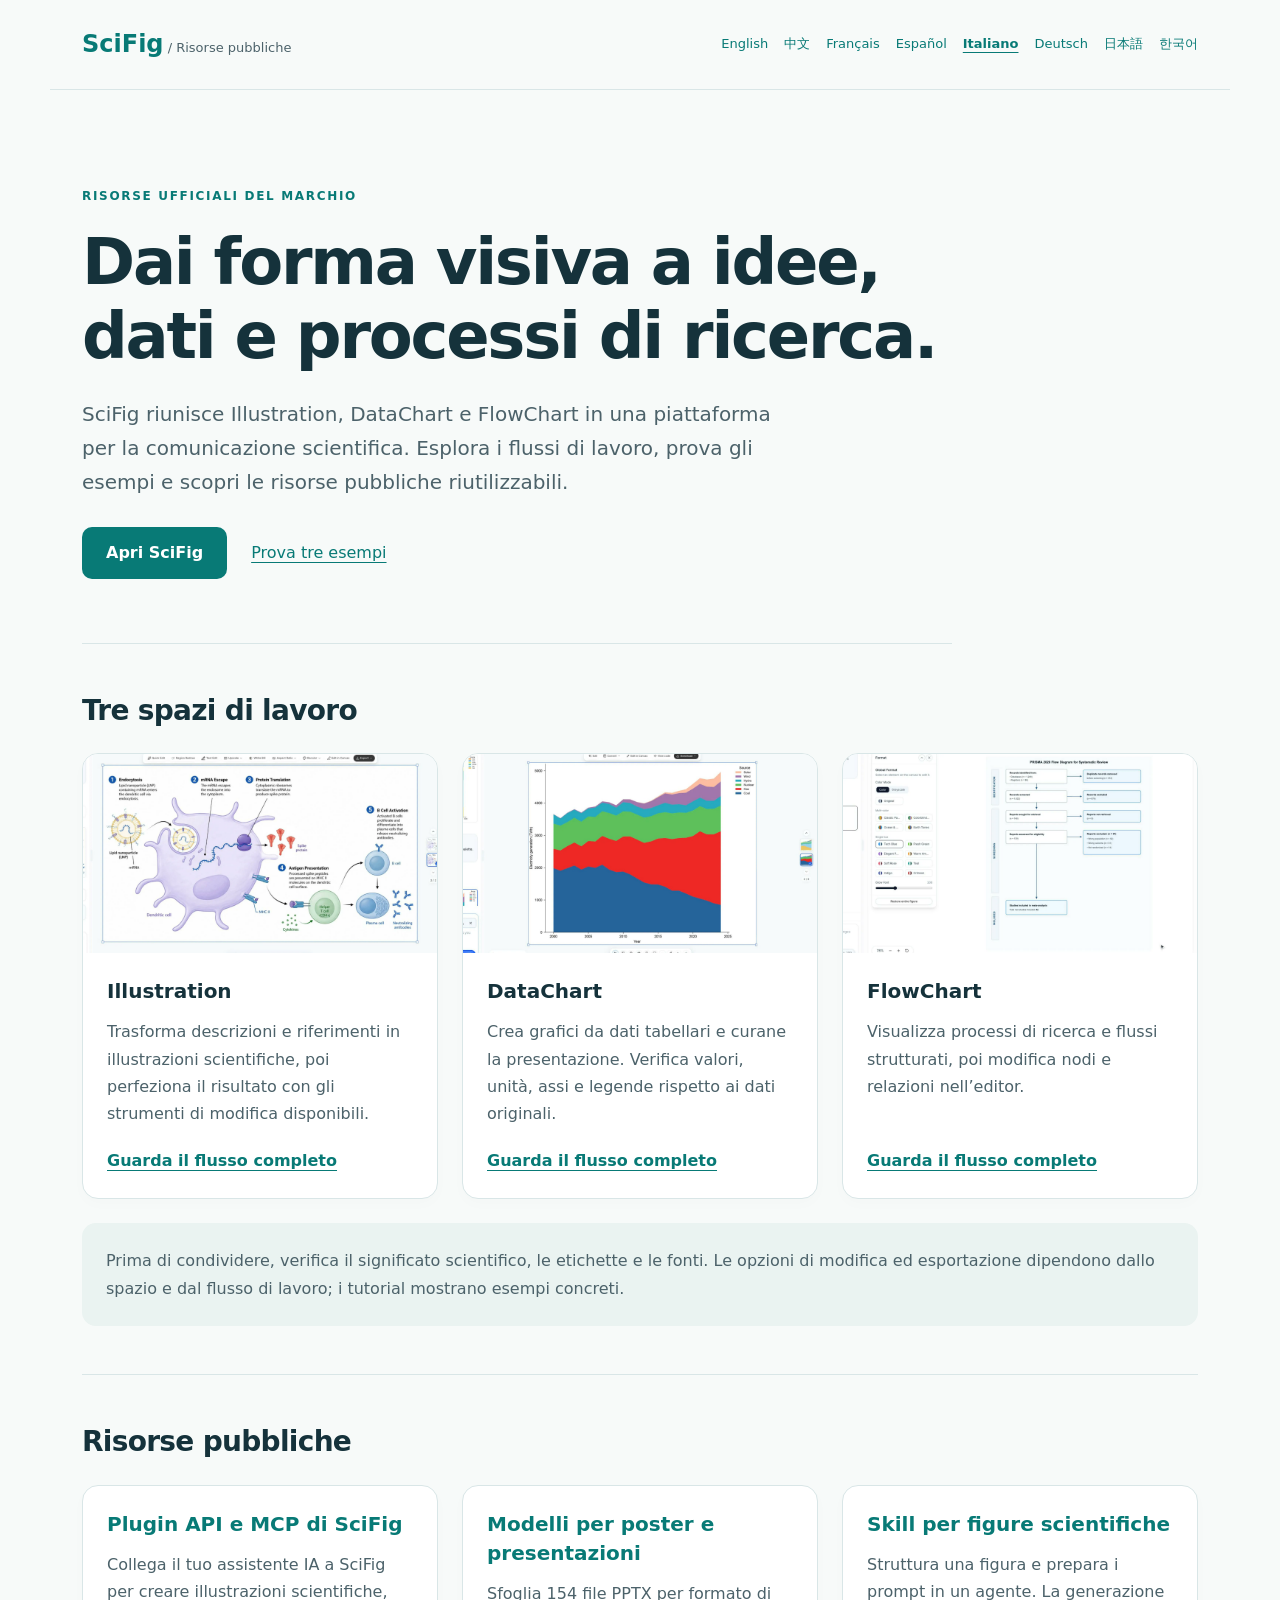
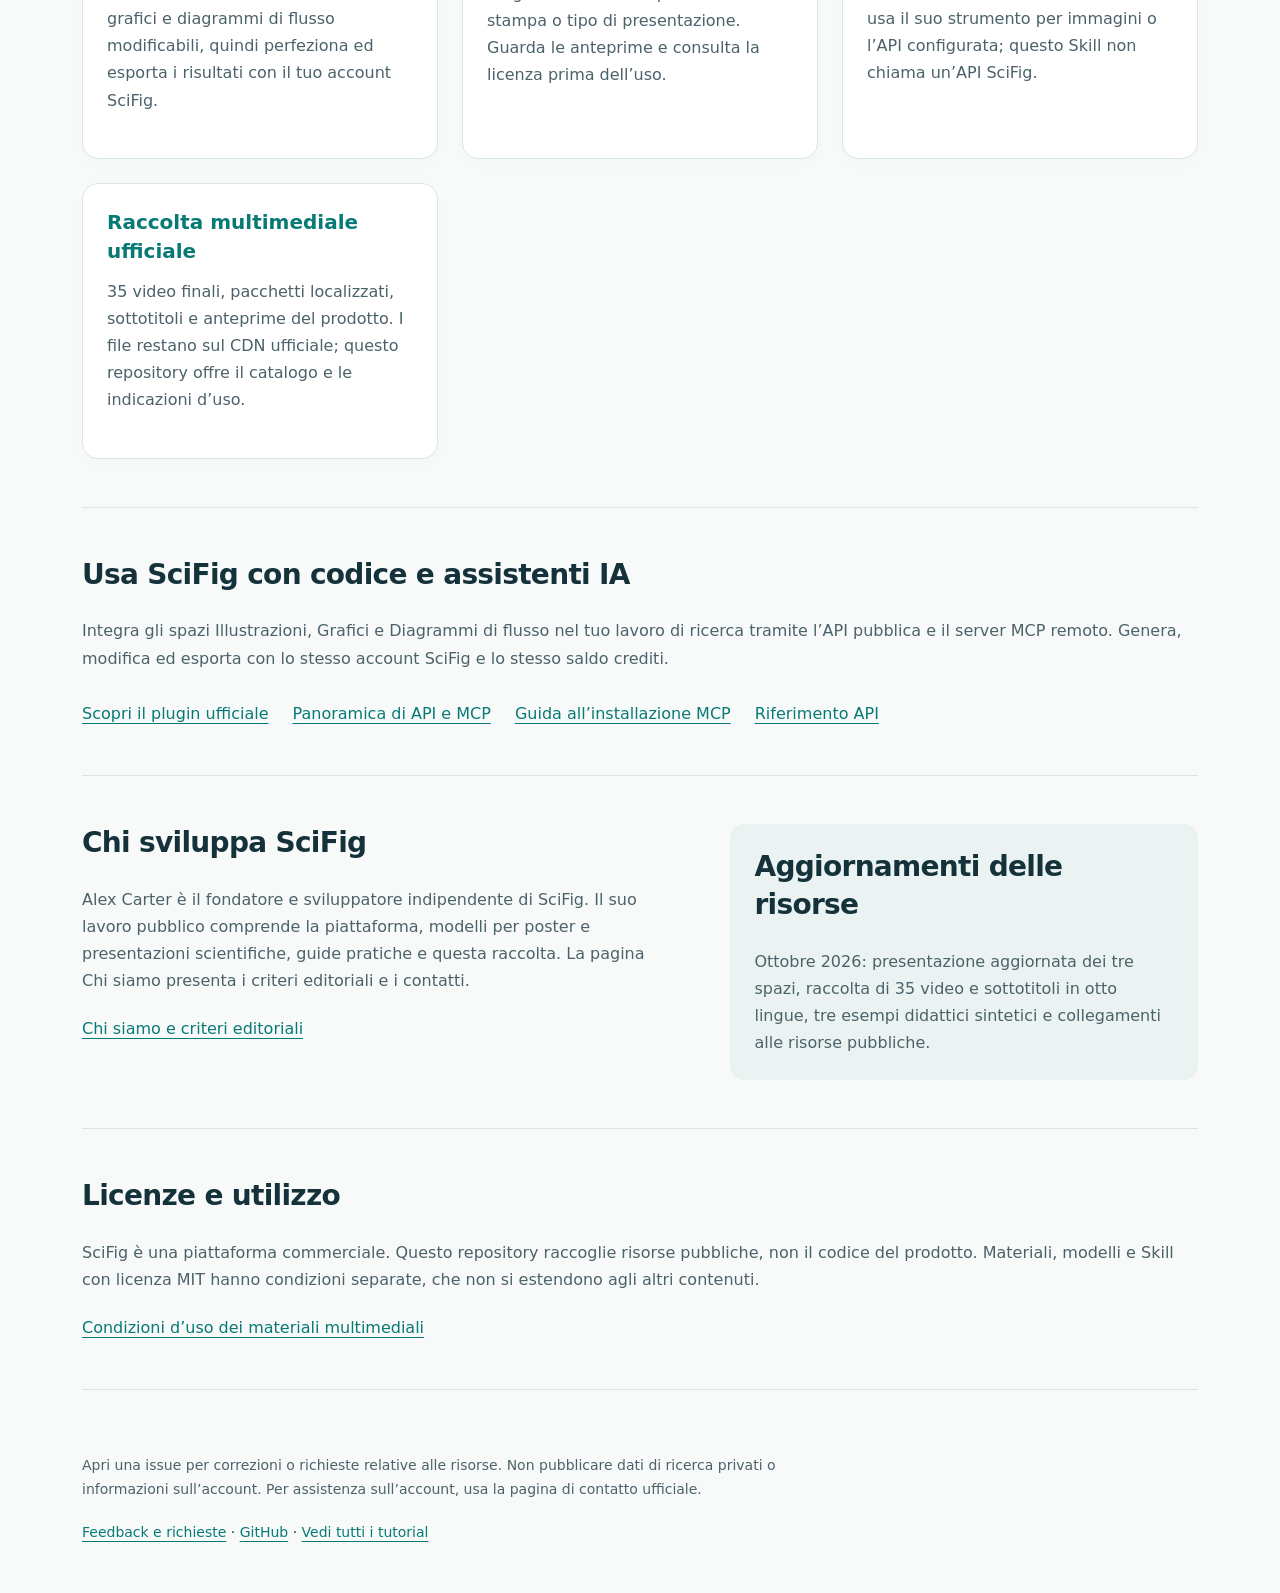
<file: it/index.html>
<!doctype html><html lang="it"><head><meta charset="utf-8"><meta name="viewport" content="width=device-width,initial-scale=1"><title>SciFig — Dai forma visiva a idee, dati e processi di ricerca.</title><meta name="description" content="SciFig riunisce Illustration, DataChart e FlowChart in una piattaforma per la comunicazione scientifica. Esplora i flussi di lavoro, prova gli esempi e scopri le risorse pubbliche riutilizzabili."><link rel="stylesheet" href="../assets/hub.css"><link rel="canonical" href="https://lilingm963.github.io/SciFig-AI/it/"><link rel="alternate" hreflang="en" href="https://lilingm963.github.io/SciFig-AI/"><link rel="alternate" hreflang="zh-Hans" href="https://lilingm963.github.io/SciFig-AI/zh/"><link rel="alternate" hreflang="fr" href="https://lilingm963.github.io/SciFig-AI/fr/"><link rel="alternate" hreflang="es" href="https://lilingm963.github.io/SciFig-AI/es/"><link rel="alternate" hreflang="it" href="https://lilingm963.github.io/SciFig-AI/it/"><link rel="alternate" hreflang="de" href="https://lilingm963.github.io/SciFig-AI/de/"><link rel="alternate" hreflang="ja" href="https://lilingm963.github.io/SciFig-AI/ja/"><link rel="alternate" hreflang="ko" href="https://lilingm963.github.io/SciFig-AI/ko/"><link rel="alternate" hreflang="x-default" href="https://lilingm963.github.io/SciFig-AI/"></head><body><header><a class="brand" href="../">SciFig<span> / Risorse pubbliche</span></a><nav aria-label="Lingua"><a class="" href="../">English</a><a class="" href="../zh/">中文</a><a class="" href="../fr/">Français</a><a class="" href="../es/">Español</a><a class="current" aria-current="page" href="../it/">Italiano</a><a class="" href="../de/">Deutsch</a><a class="" href="../ja/">日本語</a><a class="" href="../ko/">한국어</a></nav></header><main><section class="hero"><div class="eyebrow">Risorse ufficiali del marchio</div><h1>Dai forma visiva a idee, dati e processi di ricerca.</h1><p>SciFig riunisce Illustration, DataChart e FlowChart in una piattaforma per la comunicazione scientifica. Esplora i flussi di lavoro, prova gli esempi e scopri le risorse pubbliche riutilizzabili.</p><div class="actions"><a class="primary" href="https://scifig.ai/it/?ref=github-resources">Apri SciFig</a><a class="" href="https://github.com/lilingm963/SciFig-AI/blob/main/examples/README.it.md">Prova tre esempi</a></div></section><section><h2>Tre spazi di lavoro</h2><div class="grid"><article><a href="https://cdn.scifig.ai/images/media-kit/2026-10/videos/v4-illustration-tutorial.mp4"><img src="../assets/previews/illustration.jpg" alt="Procedura completa di Illustration" width="640" height="360" loading="lazy"></a><div><h3>Illustration</h3><p>Trasforma descrizioni e riferimenti in illustrazioni scientifiche, poi perfeziona il risultato con gli strumenti di modifica disponibili.</p><a class="" href="https://cdn.scifig.ai/images/media-kit/2026-10/videos/v4-illustration-tutorial.mp4">Guarda il flusso completo</a></div></article><article><a href="https://cdn.scifig.ai/images/media-kit/2026-10/videos/v4-datachart-tutorial.mp4"><img src="../assets/previews/datachart.jpg" alt="Procedura completa di DataChart" width="640" height="360" loading="lazy"></a><div><h3>DataChart</h3><p>Crea grafici da dati tabellari e curane la presentazione. Verifica valori, unità, assi e legende rispetto ai dati originali.</p><a class="" href="https://cdn.scifig.ai/images/media-kit/2026-10/videos/v4-datachart-tutorial.mp4">Guarda il flusso completo</a></div></article><article><a href="https://cdn.scifig.ai/images/media-kit/2026-10/videos/v4-flowchart-tutorial.mp4"><img src="../assets/previews/flowchart.jpg" alt="Procedura completa di FlowChart" width="640" height="360" loading="lazy"></a><div><h3>FlowChart</h3><p>Visualizza processi di ricerca e flussi strutturati, poi modifica nodi e relazioni nell’editor.</p><a class="" href="https://cdn.scifig.ai/images/media-kit/2026-10/videos/v4-flowchart-tutorial.mp4">Guarda il flusso completo</a></div></article></div><div class="note"><p>Prima di condividere, verifica il significato scientifico, le etichette e le fonti. Le opzioni di modifica ed esportazione dipendono dallo spazio e dal flusso di lavoro; i tutorial mostrano esempi concreti.</p></div></section><section><h2>Risorse pubbliche</h2><div class="grid"><article class="resource"><div><h3><a class="" href="https://github.com/lilingm963/scifig-plugins">Plugin API e MCP di SciFig</a></h3><p>Collega il tuo assistente IA a SciFig per creare illustrazioni scientifiche, grafici e diagrammi di flusso modificabili, quindi perfeziona ed esporta i risultati con il tuo account SciFig.</p></div></article><article class="resource"><div><h3><a class="" href="https://github.com/scifig-ai/scientific-poster-and-presentation-templates">Modelli per poster e presentazioni</a></h3><p>Sfoglia 154 file PPTX per formato di stampa o tipo di presentazione. Guarda le anteprime e consulta la licenza prima dell’uso.</p></div></article><article class="resource"><div><h3><a class="" href="https://github.com/lilingm963/scifig-ai-scientific-figure-skill">Skill per figure scientifiche</a></h3><p>Struttura una figura e prepara i prompt in un agente. La generazione usa il suo strumento per immagini o l’API configurata; questo Skill non chiama un’API SciFig.</p></div></article><article class="resource"><div><h3><a class="" href="https://github.com/lilingm963/SciFig-AI/blob/main/docs/media-library.it.md">Raccolta multimediale ufficiale</a></h3><p>35 video finali, pacchetti localizzati, sottotitoli e anteprime del prodotto. I file restano sul CDN ufficiale; questo repository offre il catalogo e le indicazioni d’uso.</p></div></article></div></section><section><h2>Usa SciFig con codice e assistenti IA</h2><p>Integra gli spazi Illustrazioni, Grafici e Diagrammi di flusso nel tuo lavoro di ricerca tramite l’API pubblica e il server MCP remoto. Genera, modifica ed esporta con lo stesso account SciFig e lo stesso saldo crediti.</p><div class="actions"><a class="" href="https://github.com/lilingm963/scifig-plugins">Scopri il plugin ufficiale</a><a class="" href="https://scifig.ai/it/developers">Panoramica di API e MCP</a><a class="" href="https://scifig.ai/it/developers/mcp/install.md">Guida all’installazione MCP</a><a class="" href="https://scifig.ai/it/docs/api">Riferimento API</a></div></section><section class="split"><div><h2>Chi sviluppa SciFig</h2><p>Alex Carter è il fondatore e sviluppatore indipendente di SciFig. Il suo lavoro pubblico comprende la piattaforma, modelli per poster e presentazioni scientifiche, guide pratiche e questa raccolta. La pagina Chi siamo presenta i criteri editoriali e i contatti.</p><a class="" href="https://scifig.ai/it/about?ref=github-resources">Chi siamo e criteri editoriali</a></div><div class="note"><h2>Aggiornamenti delle risorse</h2><p>Ottobre 2026: presentazione aggiornata dei tre spazi, raccolta di 35 video e sottotitoli in otto lingue, tre esempi didattici sintetici e collegamenti alle risorse pubbliche.</p></div></section><section><h2>Licenze e utilizzo</h2><p>SciFig è una piattaforma commerciale. Questo repository raccoglie risorse pubbliche, non il codice del prodotto. Materiali, modelli e Skill con licenza MIT hanno condizioni separate, che non si estendono agli altri contenuti.</p><a class="" href="https://scifig.ai/it/media-kit?ref=github-resources">Condizioni d’uso dei materiali multimediali</a></section></main><footer><p>Apri una issue per correzioni o richieste relative alle risorse. Non pubblicare dati di ricerca privati o informazioni sull’account. Per assistenza sull’account, usa la pagina di contatto ufficiale.</p><a class="" href="https://github.com/lilingm963/SciFig-AI/issues">Feedback e richieste</a> · <a class="" href="https://github.com/lilingm963/SciFig-AI">GitHub</a> · <a class="" href="https://scifig.ai/it/tutorials?ref=github-resources">Vedi tutti i tutorial</a></footer></body></html>
</file>
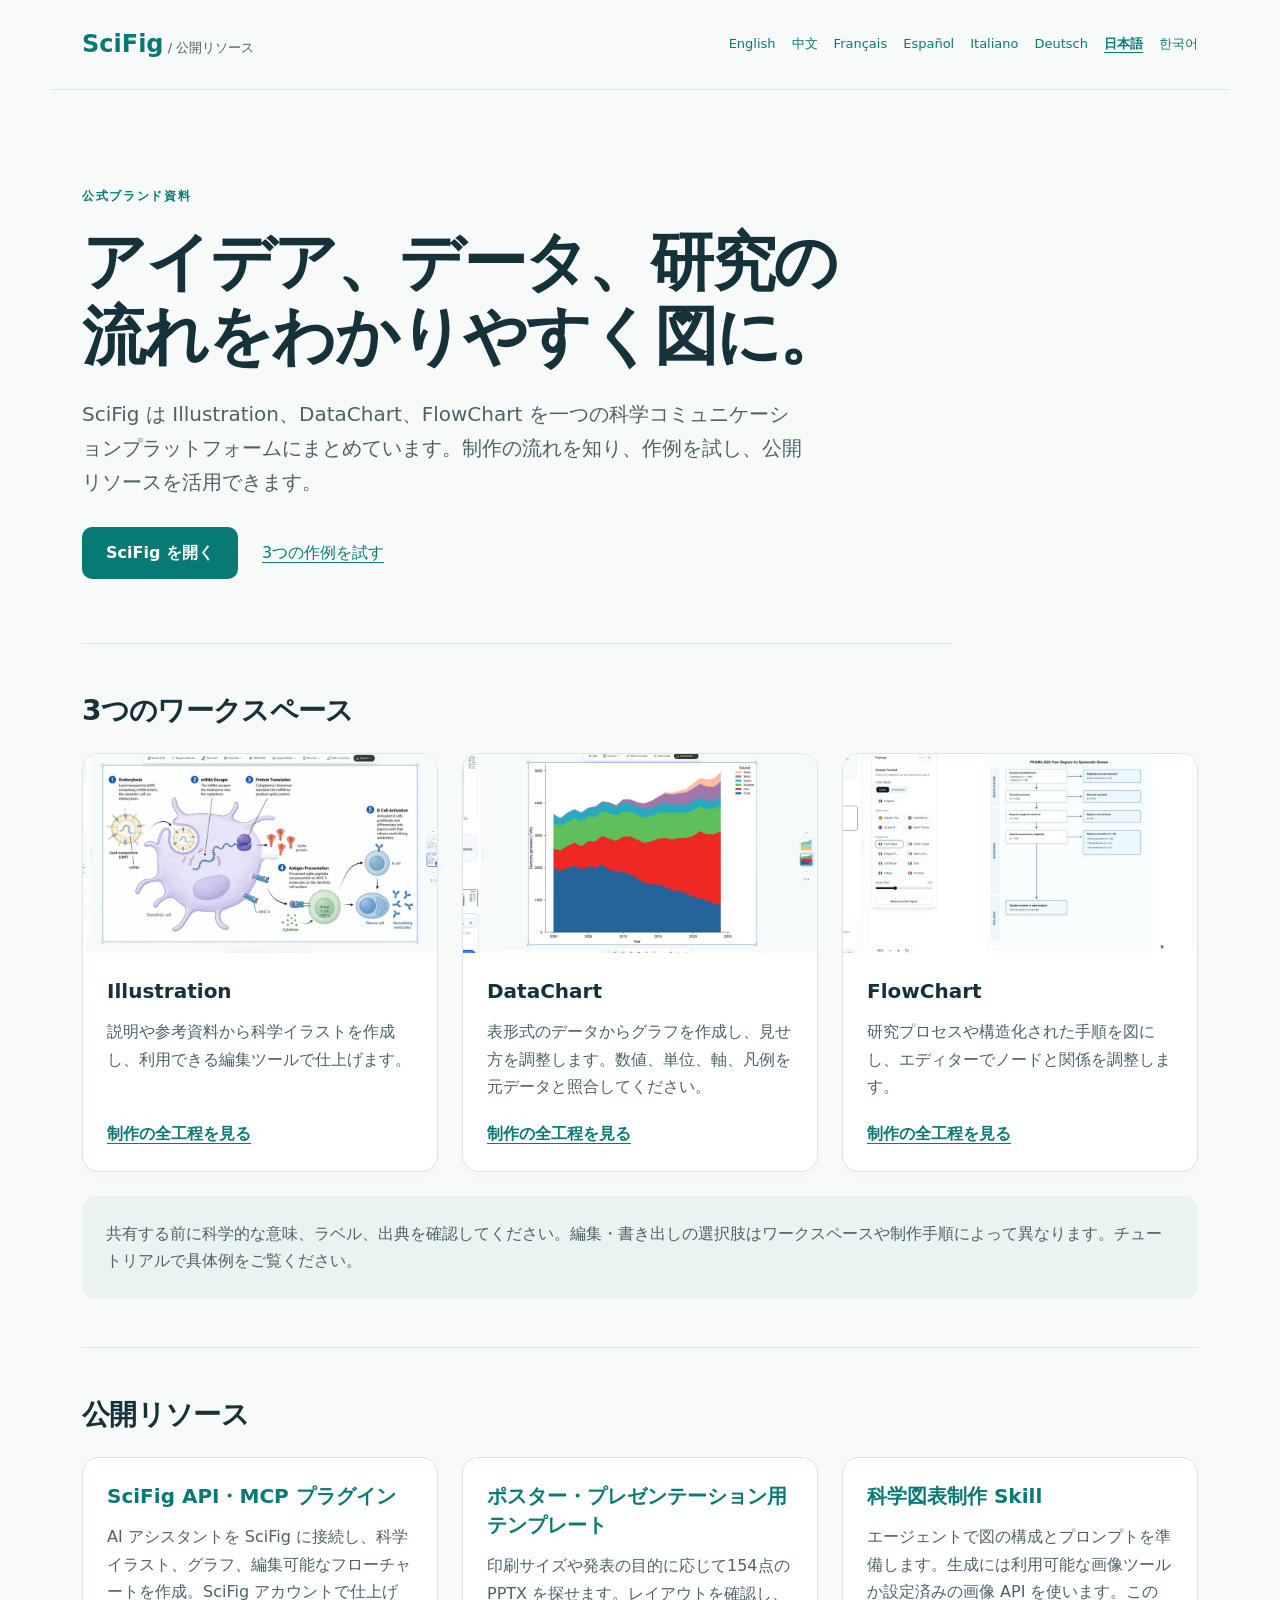
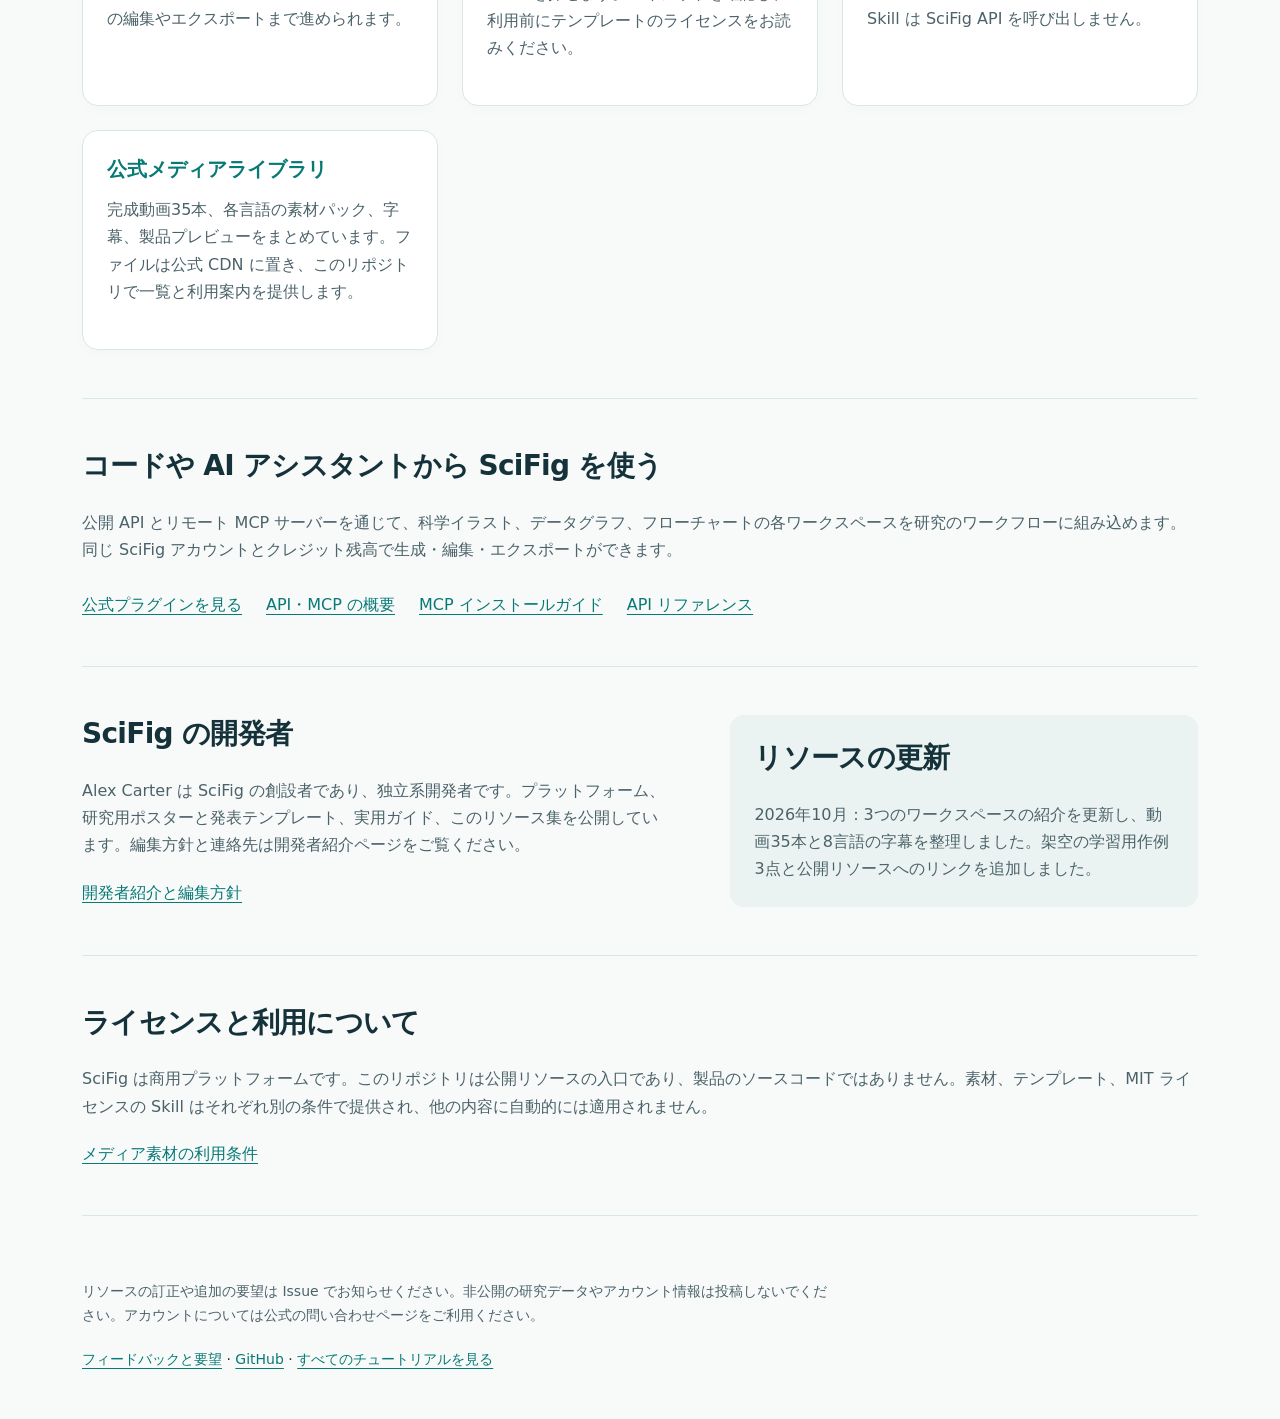
<file: ja/index.html>
<!doctype html><html lang="ja"><head><meta charset="utf-8"><meta name="viewport" content="width=device-width,initial-scale=1"><title>SciFig — アイデア、データ、研究の流れをわかりやすく図に。</title><meta name="description" content="SciFig は Illustration、DataChart、FlowChart を一つの科学コミュニケーションプラットフォームにまとめています。制作の流れを知り、作例を試し、公開リソースを活用できます。"><link rel="stylesheet" href="../assets/hub.css"><link rel="canonical" href="https://lilingm963.github.io/SciFig-AI/ja/"><link rel="alternate" hreflang="en" href="https://lilingm963.github.io/SciFig-AI/"><link rel="alternate" hreflang="zh-Hans" href="https://lilingm963.github.io/SciFig-AI/zh/"><link rel="alternate" hreflang="fr" href="https://lilingm963.github.io/SciFig-AI/fr/"><link rel="alternate" hreflang="es" href="https://lilingm963.github.io/SciFig-AI/es/"><link rel="alternate" hreflang="it" href="https://lilingm963.github.io/SciFig-AI/it/"><link rel="alternate" hreflang="de" href="https://lilingm963.github.io/SciFig-AI/de/"><link rel="alternate" hreflang="ja" href="https://lilingm963.github.io/SciFig-AI/ja/"><link rel="alternate" hreflang="ko" href="https://lilingm963.github.io/SciFig-AI/ko/"><link rel="alternate" hreflang="x-default" href="https://lilingm963.github.io/SciFig-AI/"></head><body><header><a class="brand" href="../">SciFig<span> / 公開リソース</span></a><nav aria-label="言語"><a class="" href="../">English</a><a class="" href="../zh/">中文</a><a class="" href="../fr/">Français</a><a class="" href="../es/">Español</a><a class="" href="../it/">Italiano</a><a class="" href="../de/">Deutsch</a><a class="current" aria-current="page" href="../ja/">日本語</a><a class="" href="../ko/">한국어</a></nav></header><main><section class="hero"><div class="eyebrow">公式ブランド資料</div><h1>アイデア、データ、研究の流れをわかりやすく図に。</h1><p>SciFig は Illustration、DataChart、FlowChart を一つの科学コミュニケーションプラットフォームにまとめています。制作の流れを知り、作例を試し、公開リソースを活用できます。</p><div class="actions"><a class="primary" href="https://scifig.ai/ja/?ref=github-resources">SciFig を開く</a><a class="" href="https://github.com/lilingm963/SciFig-AI/blob/main/examples/README.ja.md">3つの作例を試す</a></div></section><section><h2>3つのワークスペース</h2><div class="grid"><article><a href="https://cdn.scifig.ai/images/media-kit/2026-10/videos/v4-illustration-tutorial.mp4"><img src="../assets/previews/illustration.jpg" alt="Illustration の制作工程" width="640" height="360" loading="lazy"></a><div><h3>Illustration</h3><p>説明や参考資料から科学イラストを作成し、利用できる編集ツールで仕上げます。</p><a class="" href="https://cdn.scifig.ai/images/media-kit/2026-10/videos/v4-illustration-tutorial.mp4">制作の全工程を見る</a></div></article><article><a href="https://cdn.scifig.ai/images/media-kit/2026-10/videos/v4-datachart-tutorial.mp4"><img src="../assets/previews/datachart.jpg" alt="DataChart の制作工程" width="640" height="360" loading="lazy"></a><div><h3>DataChart</h3><p>表形式のデータからグラフを作成し、見せ方を調整します。数値、単位、軸、凡例を元データと照合してください。</p><a class="" href="https://cdn.scifig.ai/images/media-kit/2026-10/videos/v4-datachart-tutorial.mp4">制作の全工程を見る</a></div></article><article><a href="https://cdn.scifig.ai/images/media-kit/2026-10/videos/v4-flowchart-tutorial.mp4"><img src="../assets/previews/flowchart.jpg" alt="FlowChart の制作工程" width="640" height="360" loading="lazy"></a><div><h3>FlowChart</h3><p>研究プロセスや構造化された手順を図にし、エディターでノードと関係を調整します。</p><a class="" href="https://cdn.scifig.ai/images/media-kit/2026-10/videos/v4-flowchart-tutorial.mp4">制作の全工程を見る</a></div></article></div><div class="note"><p>共有する前に科学的な意味、ラベル、出典を確認してください。編集・書き出しの選択肢はワークスペースや制作手順によって異なります。チュートリアルで具体例をご覧ください。</p></div></section><section><h2>公開リソース</h2><div class="grid"><article class="resource"><div><h3><a class="" href="https://github.com/lilingm963/scifig-plugins">SciFig API・MCP プラグイン</a></h3><p>AI アシスタントを SciFig に接続し、科学イラスト、グラフ、編集可能なフローチャートを作成。SciFig アカウントで仕上げの編集やエクスポートまで進められます。</p></div></article><article class="resource"><div><h3><a class="" href="https://github.com/scifig-ai/scientific-poster-and-presentation-templates">ポスター・プレゼンテーション用テンプレート</a></h3><p>印刷サイズや発表の目的に応じて154点の PPTX を探せます。レイアウトを確認し、利用前にテンプレートのライセンスをお読みください。</p></div></article><article class="resource"><div><h3><a class="" href="https://github.com/lilingm963/scifig-ai-scientific-figure-skill">科学図表制作 Skill</a></h3><p>エージェントで図の構成とプロンプトを準備します。生成には利用可能な画像ツールか設定済みの画像 API を使います。この Skill は SciFig API を呼び出しません。</p></div></article><article class="resource"><div><h3><a class="" href="https://github.com/lilingm963/SciFig-AI/blob/main/docs/media-library.ja.md">公式メディアライブラリ</a></h3><p>完成動画35本、各言語の素材パック、字幕、製品プレビューをまとめています。ファイルは公式 CDN に置き、このリポジトリで一覧と利用案内を提供します。</p></div></article></div></section><section><h2>コードや AI アシスタントから SciFig を使う</h2><p>公開 API とリモート MCP サーバーを通じて、科学イラスト、データグラフ、フローチャートの各ワークスペースを研究のワークフローに組み込めます。同じ SciFig アカウントとクレジット残高で生成・編集・エクスポートができます。</p><div class="actions"><a class="" href="https://github.com/lilingm963/scifig-plugins">公式プラグインを見る</a><a class="" href="https://scifig.ai/ja/developers">API・MCP の概要</a><a class="" href="https://scifig.ai/ja/developers/mcp/install.md">MCP インストールガイド</a><a class="" href="https://scifig.ai/ja/docs/api">API リファレンス</a></div></section><section class="split"><div><h2>SciFig の開発者</h2><p>Alex Carter は SciFig の創設者であり、独立系開発者です。プラットフォーム、研究用ポスターと発表テンプレート、実用ガイド、このリソース集を公開しています。編集方針と連絡先は開発者紹介ページをご覧ください。</p><a class="" href="https://scifig.ai/ja/about?ref=github-resources">開発者紹介と編集方針</a></div><div class="note"><h2>リソースの更新</h2><p>2026年10月：3つのワークスペースの紹介を更新し、動画35本と8言語の字幕を整理しました。架空の学習用作例3点と公開リソースへのリンクを追加しました。</p></div></section><section><h2>ライセンスと利用について</h2><p>SciFig は商用プラットフォームです。このリポジトリは公開リソースの入口であり、製品のソースコードではありません。素材、テンプレート、MIT ライセンスの Skill はそれぞれ別の条件で提供され、他の内容に自動的には適用されません。</p><a class="" href="https://scifig.ai/ja/media-kit?ref=github-resources">メディア素材の利用条件</a></section></main><footer><p>リソースの訂正や追加の要望は Issue でお知らせください。非公開の研究データやアカウント情報は投稿しないでください。アカウントについては公式の問い合わせページをご利用ください。</p><a class="" href="https://github.com/lilingm963/SciFig-AI/issues">フィードバックと要望</a> · <a class="" href="https://github.com/lilingm963/SciFig-AI">GitHub</a> · <a class="" href="https://scifig.ai/ja/tutorials?ref=github-resources">すべてのチュートリアルを見る</a></footer></body></html>
</file>
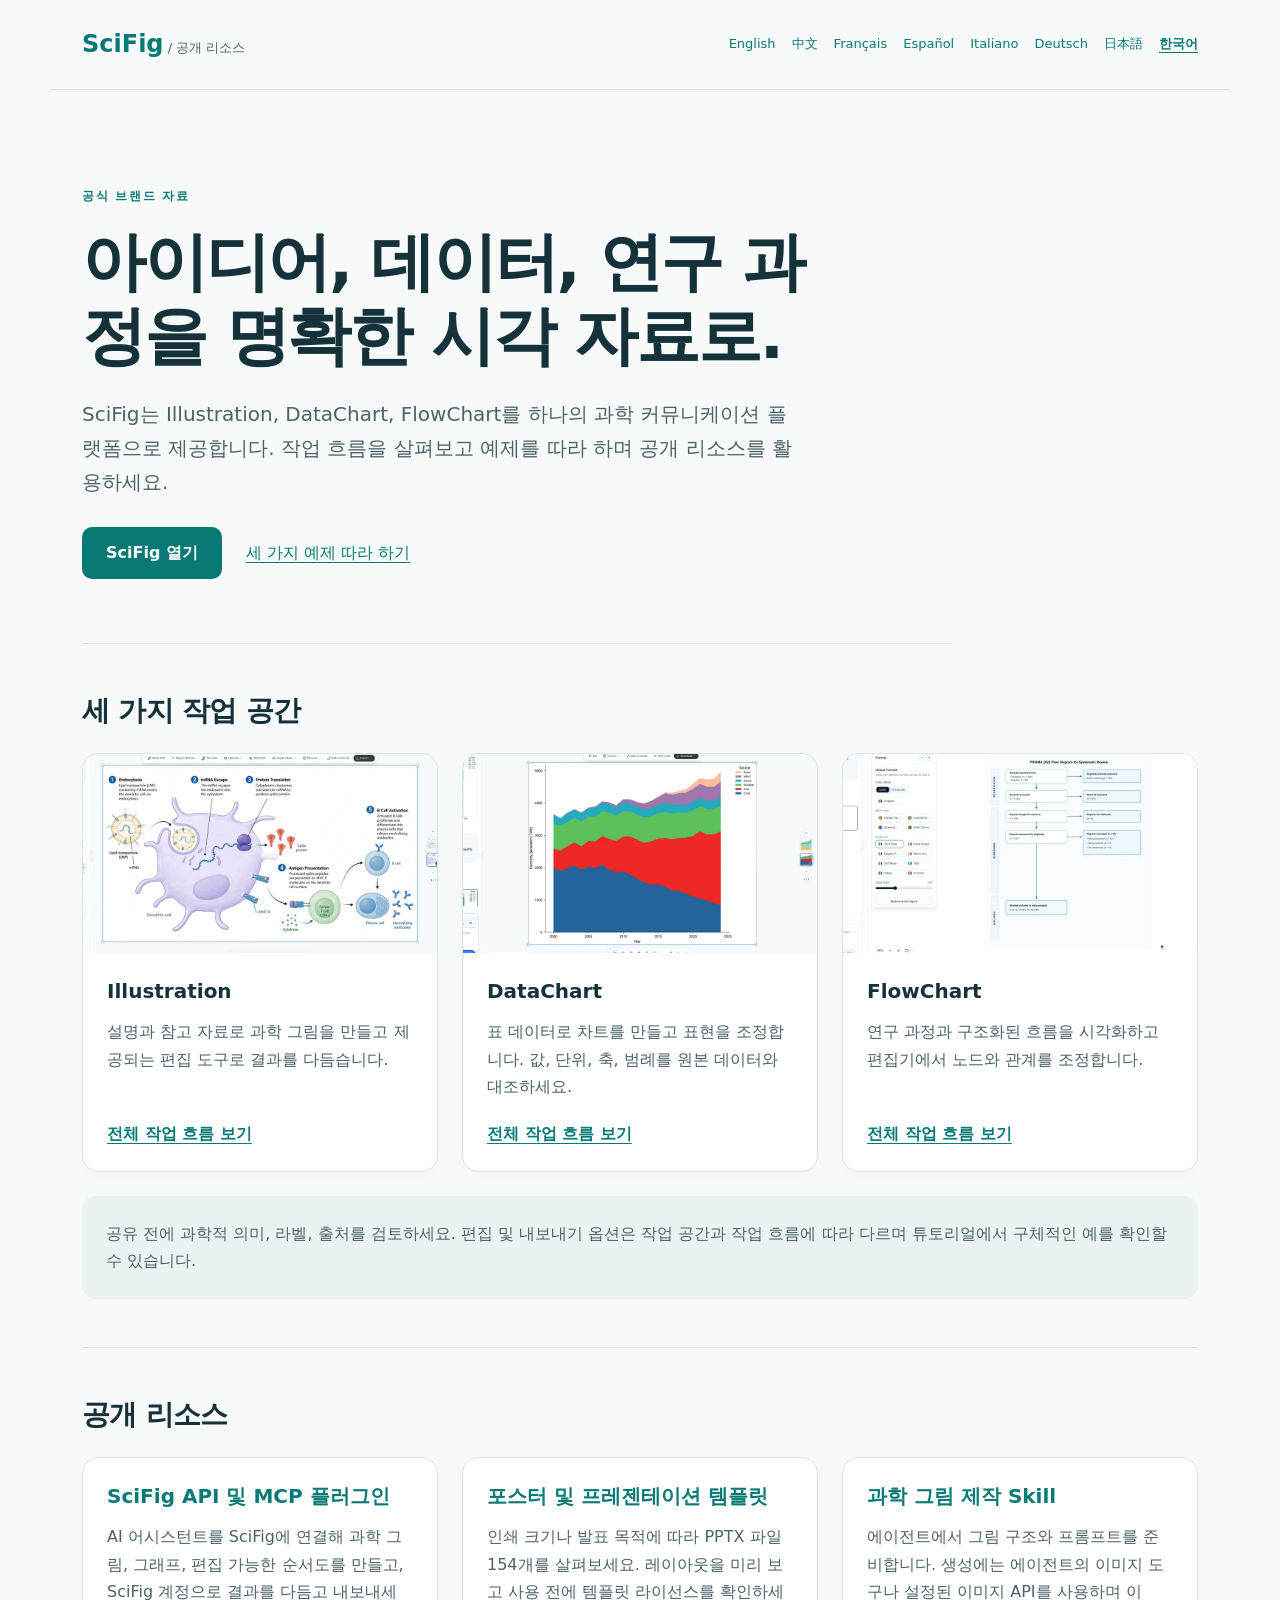
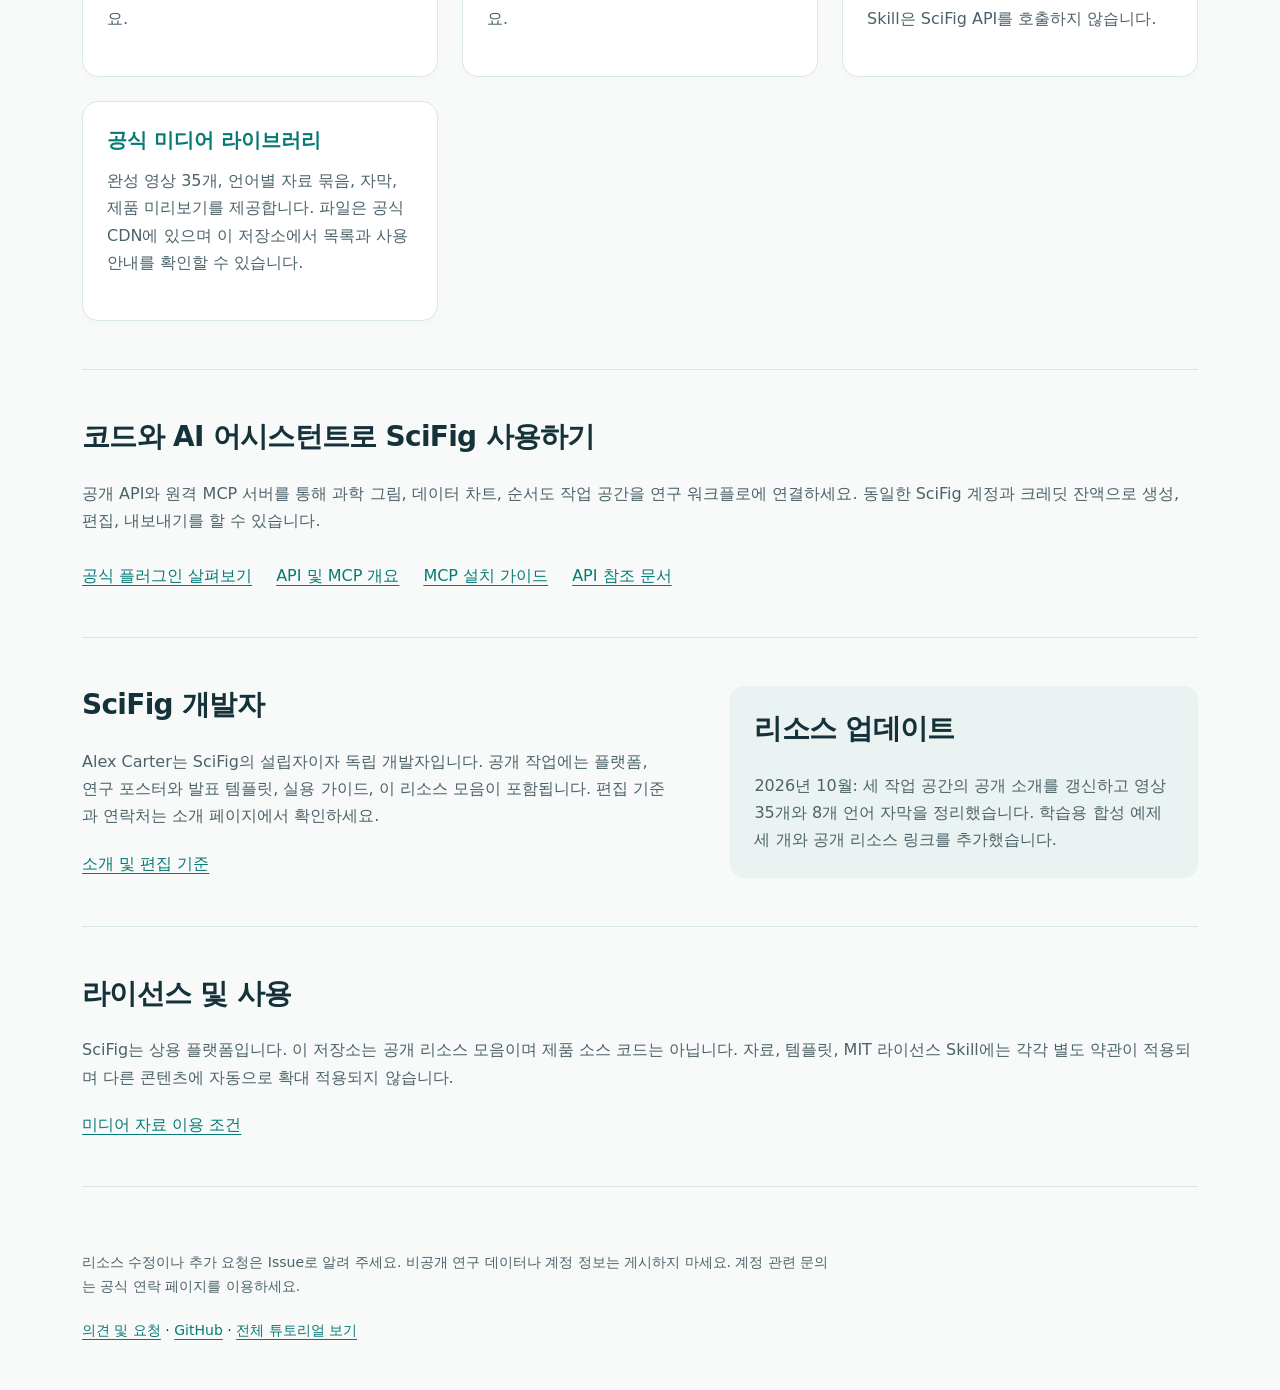
<file: ko/index.html>
<!doctype html><html lang="ko"><head><meta charset="utf-8"><meta name="viewport" content="width=device-width,initial-scale=1"><title>SciFig — 아이디어, 데이터, 연구 과정을 명확한 시각 자료로.</title><meta name="description" content="SciFig는 Illustration, DataChart, FlowChart를 하나의 과학 커뮤니케이션 플랫폼으로 제공합니다. 작업 흐름을 살펴보고 예제를 따라 하며 공개 리소스를 활용하세요."><link rel="stylesheet" href="../assets/hub.css"><link rel="canonical" href="https://lilingm963.github.io/SciFig-AI/ko/"><link rel="alternate" hreflang="en" href="https://lilingm963.github.io/SciFig-AI/"><link rel="alternate" hreflang="zh-Hans" href="https://lilingm963.github.io/SciFig-AI/zh/"><link rel="alternate" hreflang="fr" href="https://lilingm963.github.io/SciFig-AI/fr/"><link rel="alternate" hreflang="es" href="https://lilingm963.github.io/SciFig-AI/es/"><link rel="alternate" hreflang="it" href="https://lilingm963.github.io/SciFig-AI/it/"><link rel="alternate" hreflang="de" href="https://lilingm963.github.io/SciFig-AI/de/"><link rel="alternate" hreflang="ja" href="https://lilingm963.github.io/SciFig-AI/ja/"><link rel="alternate" hreflang="ko" href="https://lilingm963.github.io/SciFig-AI/ko/"><link rel="alternate" hreflang="x-default" href="https://lilingm963.github.io/SciFig-AI/"></head><body><header><a class="brand" href="../">SciFig<span> / 공개 리소스</span></a><nav aria-label="언어"><a class="" href="../">English</a><a class="" href="../zh/">中文</a><a class="" href="../fr/">Français</a><a class="" href="../es/">Español</a><a class="" href="../it/">Italiano</a><a class="" href="../de/">Deutsch</a><a class="" href="../ja/">日本語</a><a class="current" aria-current="page" href="../ko/">한국어</a></nav></header><main><section class="hero"><div class="eyebrow">공식 브랜드 자료</div><h1>아이디어, 데이터, 연구 과정을 명확한 시각 자료로.</h1><p>SciFig는 Illustration, DataChart, FlowChart를 하나의 과학 커뮤니케이션 플랫폼으로 제공합니다. 작업 흐름을 살펴보고 예제를 따라 하며 공개 리소스를 활용하세요.</p><div class="actions"><a class="primary" href="https://scifig.ai/ko/?ref=github-resources">SciFig 열기</a><a class="" href="https://github.com/lilingm963/SciFig-AI/blob/main/examples/README.ko.md">세 가지 예제 따라 하기</a></div></section><section><h2>세 가지 작업 공간</h2><div class="grid"><article><a href="https://cdn.scifig.ai/images/media-kit/2026-10/videos/v4-illustration-tutorial.mp4"><img src="../assets/previews/illustration.jpg" alt="Illustration 전체 작업 과정" width="640" height="360" loading="lazy"></a><div><h3>Illustration</h3><p>설명과 참고 자료로 과학 그림을 만들고 제공되는 편집 도구로 결과를 다듬습니다.</p><a class="" href="https://cdn.scifig.ai/images/media-kit/2026-10/videos/v4-illustration-tutorial.mp4">전체 작업 흐름 보기</a></div></article><article><a href="https://cdn.scifig.ai/images/media-kit/2026-10/videos/v4-datachart-tutorial.mp4"><img src="../assets/previews/datachart.jpg" alt="DataChart 전체 작업 과정" width="640" height="360" loading="lazy"></a><div><h3>DataChart</h3><p>표 데이터로 차트를 만들고 표현을 조정합니다. 값, 단위, 축, 범례를 원본 데이터와 대조하세요.</p><a class="" href="https://cdn.scifig.ai/images/media-kit/2026-10/videos/v4-datachart-tutorial.mp4">전체 작업 흐름 보기</a></div></article><article><a href="https://cdn.scifig.ai/images/media-kit/2026-10/videos/v4-flowchart-tutorial.mp4"><img src="../assets/previews/flowchart.jpg" alt="FlowChart 전체 작업 과정" width="640" height="360" loading="lazy"></a><div><h3>FlowChart</h3><p>연구 과정과 구조화된 흐름을 시각화하고 편집기에서 노드와 관계를 조정합니다.</p><a class="" href="https://cdn.scifig.ai/images/media-kit/2026-10/videos/v4-flowchart-tutorial.mp4">전체 작업 흐름 보기</a></div></article></div><div class="note"><p>공유 전에 과학적 의미, 라벨, 출처를 검토하세요. 편집 및 내보내기 옵션은 작업 공간과 작업 흐름에 따라 다르며 튜토리얼에서 구체적인 예를 확인할 수 있습니다.</p></div></section><section><h2>공개 리소스</h2><div class="grid"><article class="resource"><div><h3><a class="" href="https://github.com/lilingm963/scifig-plugins">SciFig API 및 MCP 플러그인</a></h3><p>AI 어시스턴트를 SciFig에 연결해 과학 그림, 그래프, 편집 가능한 순서도를 만들고, SciFig 계정으로 결과를 다듬고 내보내세요.</p></div></article><article class="resource"><div><h3><a class="" href="https://github.com/scifig-ai/scientific-poster-and-presentation-templates">포스터 및 프레젠테이션 템플릿</a></h3><p>인쇄 크기나 발표 목적에 따라 PPTX 파일 154개를 살펴보세요. 레이아웃을 미리 보고 사용 전에 템플릿 라이선스를 확인하세요.</p></div></article><article class="resource"><div><h3><a class="" href="https://github.com/lilingm963/scifig-ai-scientific-figure-skill">과학 그림 제작 Skill</a></h3><p>에이전트에서 그림 구조와 프롬프트를 준비합니다. 생성에는 에이전트의 이미지 도구나 설정된 이미지 API를 사용하며 이 Skill은 SciFig API를 호출하지 않습니다.</p></div></article><article class="resource"><div><h3><a class="" href="https://github.com/lilingm963/SciFig-AI/blob/main/docs/media-library.ko.md">공식 미디어 라이브러리</a></h3><p>완성 영상 35개, 언어별 자료 묶음, 자막, 제품 미리보기를 제공합니다. 파일은 공식 CDN에 있으며 이 저장소에서 목록과 사용 안내를 확인할 수 있습니다.</p></div></article></div></section><section><h2>코드와 AI 어시스턴트로 SciFig 사용하기</h2><p>공개 API와 원격 MCP 서버를 통해 과학 그림, 데이터 차트, 순서도 작업 공간을 연구 워크플로에 연결하세요. 동일한 SciFig 계정과 크레딧 잔액으로 생성, 편집, 내보내기를 할 수 있습니다.</p><div class="actions"><a class="" href="https://github.com/lilingm963/scifig-plugins">공식 플러그인 살펴보기</a><a class="" href="https://scifig.ai/ko/developers">API 및 MCP 개요</a><a class="" href="https://scifig.ai/ko/developers/mcp/install.md">MCP 설치 가이드</a><a class="" href="https://scifig.ai/ko/docs/api">API 참조 문서</a></div></section><section class="split"><div><h2>SciFig 개발자</h2><p>Alex Carter는 SciFig의 설립자이자 독립 개발자입니다. 공개 작업에는 플랫폼, 연구 포스터와 발표 템플릿, 실용 가이드, 이 리소스 모음이 포함됩니다. 편집 기준과 연락처는 소개 페이지에서 확인하세요.</p><a class="" href="https://scifig.ai/ko/about?ref=github-resources">소개 및 편집 기준</a></div><div class="note"><h2>리소스 업데이트</h2><p>2026년 10월: 세 작업 공간의 공개 소개를 갱신하고 영상 35개와 8개 언어 자막을 정리했습니다. 학습용 합성 예제 세 개와 공개 리소스 링크를 추가했습니다.</p></div></section><section><h2>라이선스 및 사용</h2><p>SciFig는 상용 플랫폼입니다. 이 저장소는 공개 리소스 모음이며 제품 소스 코드는 아닙니다. 자료, 템플릿, MIT 라이선스 Skill에는 각각 별도 약관이 적용되며 다른 콘텐츠에 자동으로 확대 적용되지 않습니다.</p><a class="" href="https://scifig.ai/ko/media-kit?ref=github-resources">미디어 자료 이용 조건</a></section></main><footer><p>리소스 수정이나 추가 요청은 Issue로 알려 주세요. 비공개 연구 데이터나 계정 정보는 게시하지 마세요. 계정 관련 문의는 공식 연락 페이지를 이용하세요.</p><a class="" href="https://github.com/lilingm963/SciFig-AI/issues">의견 및 요청</a> · <a class="" href="https://github.com/lilingm963/SciFig-AI">GitHub</a> · <a class="" href="https://scifig.ai/ko/tutorials?ref=github-resources">전체 튜토리얼 보기</a></footer></body></html>
</file>
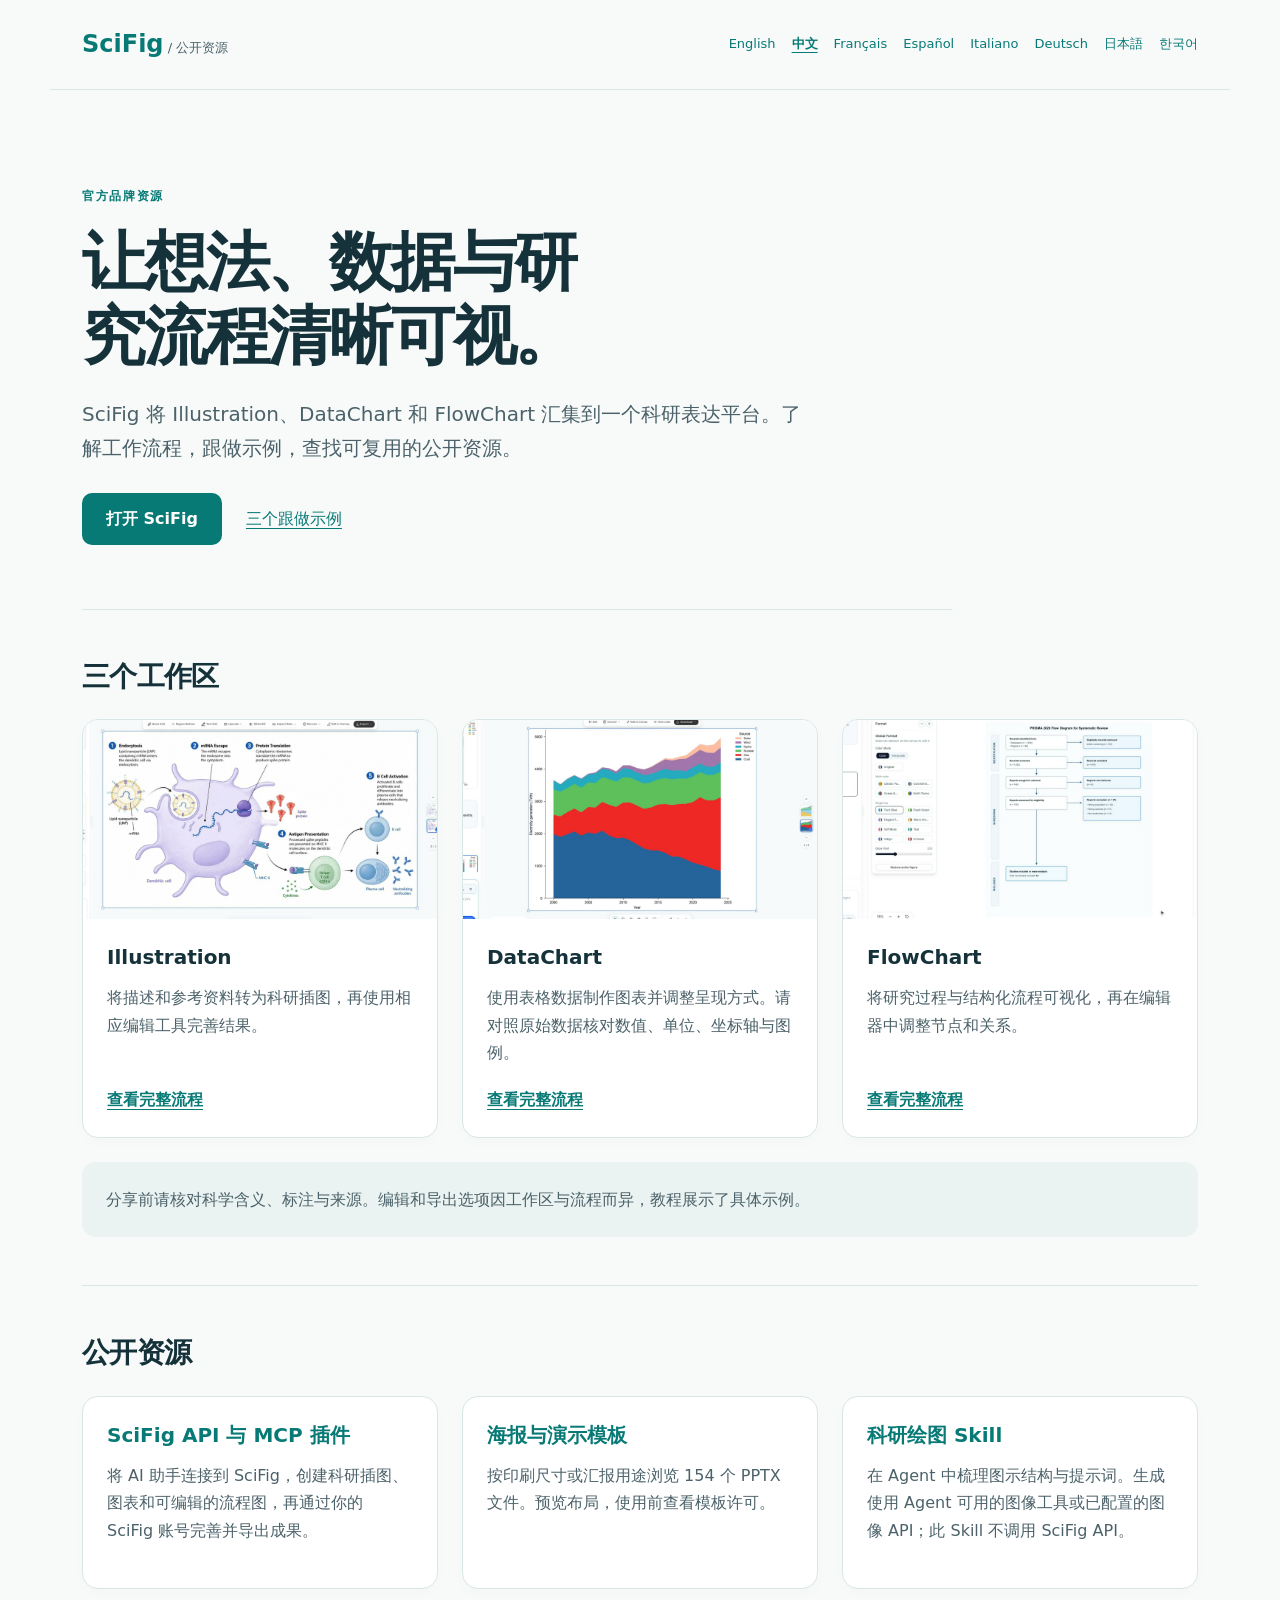
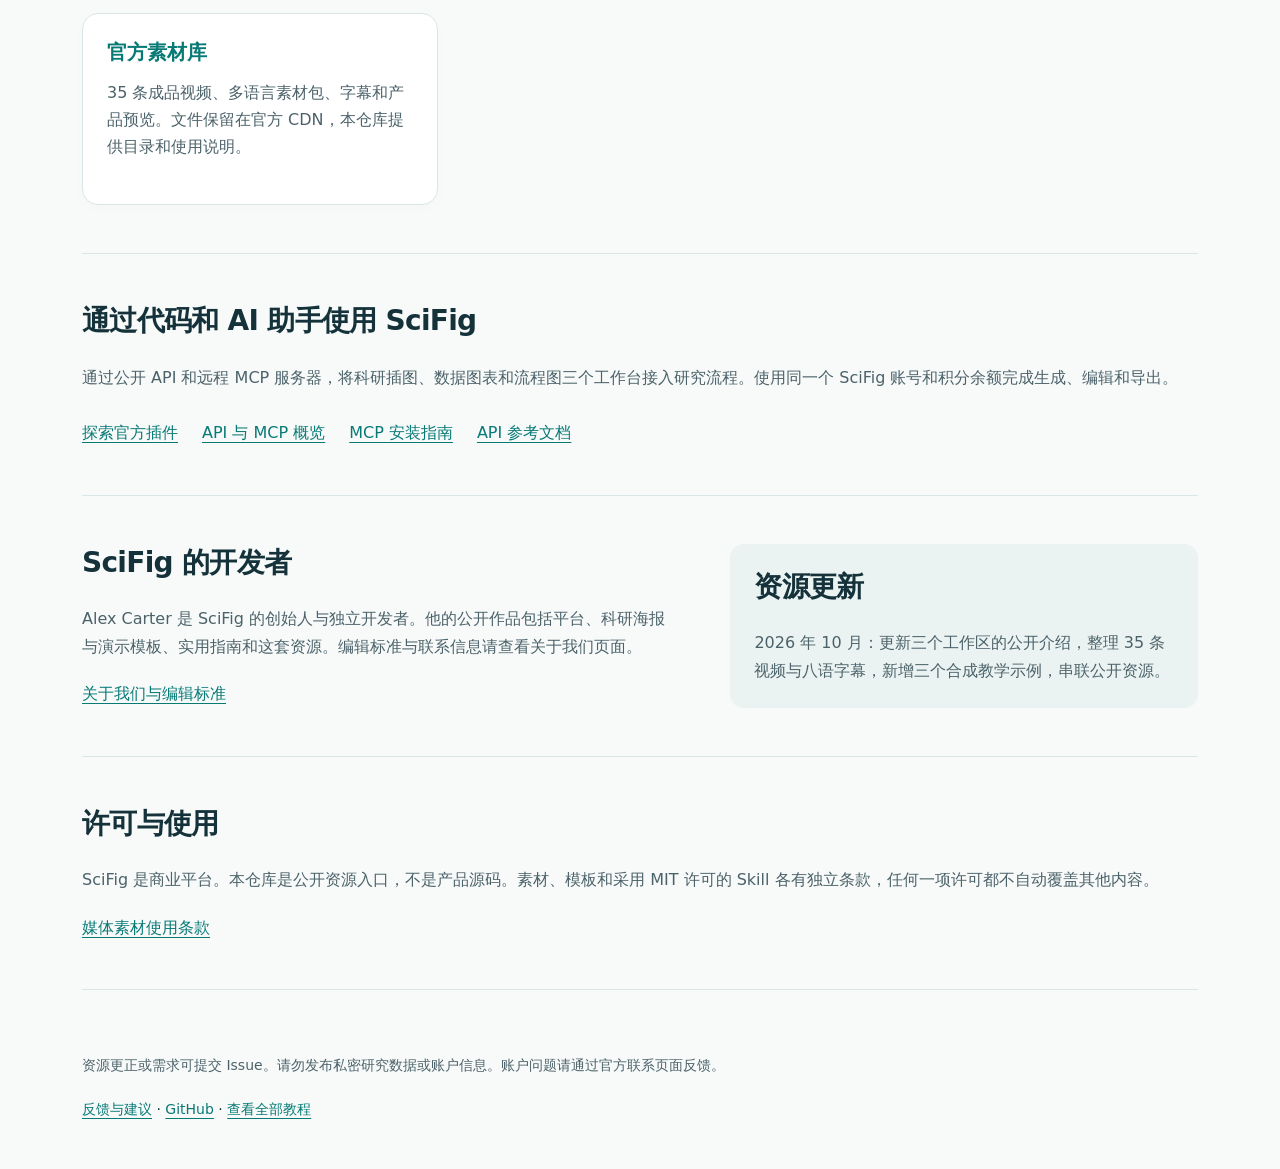
<file: zh/index.html>
<!doctype html><html lang="zh-Hans"><head><meta charset="utf-8"><meta name="viewport" content="width=device-width,initial-scale=1"><title>SciFig — 让想法、数据与研究流程清晰可视。</title><meta name="description" content="SciFig 将 Illustration、DataChart 和 FlowChart 汇集到一个科研表达平台。了解工作流程，跟做示例，查找可复用的公开资源。"><link rel="stylesheet" href="../assets/hub.css"><link rel="canonical" href="https://lilingm963.github.io/SciFig-AI/zh/"><link rel="alternate" hreflang="en" href="https://lilingm963.github.io/SciFig-AI/"><link rel="alternate" hreflang="zh-Hans" href="https://lilingm963.github.io/SciFig-AI/zh/"><link rel="alternate" hreflang="fr" href="https://lilingm963.github.io/SciFig-AI/fr/"><link rel="alternate" hreflang="es" href="https://lilingm963.github.io/SciFig-AI/es/"><link rel="alternate" hreflang="it" href="https://lilingm963.github.io/SciFig-AI/it/"><link rel="alternate" hreflang="de" href="https://lilingm963.github.io/SciFig-AI/de/"><link rel="alternate" hreflang="ja" href="https://lilingm963.github.io/SciFig-AI/ja/"><link rel="alternate" hreflang="ko" href="https://lilingm963.github.io/SciFig-AI/ko/"><link rel="alternate" hreflang="x-default" href="https://lilingm963.github.io/SciFig-AI/"></head><body><header><a class="brand" href="../">SciFig<span> / 公开资源</span></a><nav aria-label="语言"><a class="" href="../">English</a><a class="current" aria-current="page" href="../zh/">中文</a><a class="" href="../fr/">Français</a><a class="" href="../es/">Español</a><a class="" href="../it/">Italiano</a><a class="" href="../de/">Deutsch</a><a class="" href="../ja/">日本語</a><a class="" href="../ko/">한국어</a></nav></header><main><section class="hero"><div class="eyebrow">官方品牌资源</div><h1>让想法、数据与研究流程清晰可视。</h1><p>SciFig 将 Illustration、DataChart 和 FlowChart 汇集到一个科研表达平台。了解工作流程，跟做示例，查找可复用的公开资源。</p><div class="actions"><a class="primary" href="https://scifig.ai/zh/?ref=github-resources">打开 SciFig</a><a class="" href="https://github.com/lilingm963/SciFig-AI/blob/main/examples/README.zh.md">三个跟做示例</a></div></section><section><h2>三个工作区</h2><div class="grid"><article><a href="https://cdn.scifig.ai/images/media-kit/2026-10/videos/v4-illustration-tutorial.mp4"><img src="../assets/previews/illustration.jpg" alt="Illustration 完整工作流程" width="640" height="360" loading="lazy"></a><div><h3>Illustration</h3><p>将描述和参考资料转为科研插图，再使用相应编辑工具完善结果。</p><a class="" href="https://cdn.scifig.ai/images/media-kit/2026-10/videos/v4-illustration-tutorial.mp4">查看完整流程</a></div></article><article><a href="https://cdn.scifig.ai/images/media-kit/2026-10/videos/v4-datachart-tutorial.mp4"><img src="../assets/previews/datachart.jpg" alt="DataChart 完整工作流程" width="640" height="360" loading="lazy"></a><div><h3>DataChart</h3><p>使用表格数据制作图表并调整呈现方式。请对照原始数据核对数值、单位、坐标轴与图例。</p><a class="" href="https://cdn.scifig.ai/images/media-kit/2026-10/videos/v4-datachart-tutorial.mp4">查看完整流程</a></div></article><article><a href="https://cdn.scifig.ai/images/media-kit/2026-10/videos/v4-flowchart-tutorial.mp4"><img src="../assets/previews/flowchart.jpg" alt="FlowChart 完整工作流程" width="640" height="360" loading="lazy"></a><div><h3>FlowChart</h3><p>将研究过程与结构化流程可视化，再在编辑器中调整节点和关系。</p><a class="" href="https://cdn.scifig.ai/images/media-kit/2026-10/videos/v4-flowchart-tutorial.mp4">查看完整流程</a></div></article></div><div class="note"><p>分享前请核对科学含义、标注与来源。编辑和导出选项因工作区与流程而异，教程展示了具体示例。</p></div></section><section><h2>公开资源</h2><div class="grid"><article class="resource"><div><h3><a class="" href="https://github.com/lilingm963/scifig-plugins">SciFig API 与 MCP 插件</a></h3><p>将 AI 助手连接到 SciFig，创建科研插图、图表和可编辑的流程图，再通过你的 SciFig 账号完善并导出成果。</p></div></article><article class="resource"><div><h3><a class="" href="https://github.com/scifig-ai/scientific-poster-and-presentation-templates">海报与演示模板</a></h3><p>按印刷尺寸或汇报用途浏览 154 个 PPTX 文件。预览布局，使用前查看模板许可。</p></div></article><article class="resource"><div><h3><a class="" href="https://github.com/lilingm963/scifig-ai-scientific-figure-skill">科研绘图 Skill</a></h3><p>在 Agent 中梳理图示结构与提示词。生成使用 Agent 可用的图像工具或已配置的图像 API；此 Skill 不调用 SciFig API。</p></div></article><article class="resource"><div><h3><a class="" href="https://github.com/lilingm963/SciFig-AI/blob/main/docs/media-library.zh.md">官方素材库</a></h3><p>35 条成品视频、多语言素材包、字幕和产品预览。文件保留在官方 CDN，本仓库提供目录和使用说明。</p></div></article></div></section><section><h2>通过代码和 AI 助手使用 SciFig</h2><p>通过公开 API 和远程 MCP 服务器，将科研插图、数据图表和流程图三个工作台接入研究流程。使用同一个 SciFig 账号和积分余额完成生成、编辑和导出。</p><div class="actions"><a class="" href="https://github.com/lilingm963/scifig-plugins">探索官方插件</a><a class="" href="https://scifig.ai/zh/developers">API 与 MCP 概览</a><a class="" href="https://scifig.ai/zh/developers/mcp/install.md">MCP 安装指南</a><a class="" href="https://scifig.ai/zh/docs/api">API 参考文档</a></div></section><section class="split"><div><h2>SciFig 的开发者</h2><p>Alex Carter 是 SciFig 的创始人与独立开发者。他的公开作品包括平台、科研海报与演示模板、实用指南和这套资源。编辑标准与联系信息请查看关于我们页面。</p><a class="" href="https://scifig.ai/zh/about?ref=github-resources">关于我们与编辑标准</a></div><div class="note"><h2>资源更新</h2><p>2026 年 10 月：更新三个工作区的公开介绍，整理 35 条视频与八语字幕，新增三个合成教学示例，串联公开资源。</p></div></section><section><h2>许可与使用</h2><p>SciFig 是商业平台。本仓库是公开资源入口，不是产品源码。素材、模板和采用 MIT 许可的 Skill 各有独立条款，任何一项许可都不自动覆盖其他内容。</p><a class="" href="https://scifig.ai/zh/media-kit?ref=github-resources">媒体素材使用条款</a></section></main><footer><p>资源更正或需求可提交 Issue。请勿发布私密研究数据或账户信息。账户问题请通过官方联系页面反馈。</p><a class="" href="https://github.com/lilingm963/SciFig-AI/issues">反馈与建议</a> · <a class="" href="https://github.com/lilingm963/SciFig-AI">GitHub</a> · <a class="" href="https://scifig.ai/zh/tutorials?ref=github-resources">查看全部教程</a></footer></body></html>
</file>
<file: assets/hub.css>
:root{color-scheme:light;--ink:#15323b;--muted:#4c626a;--teal:#087a76;--line:#d9e6e7}*{box-sizing:border-box}body{margin:0;background:#f7faf9;color:var(--ink);font-family:Inter,ui-sans-serif,system-ui,-apple-system,BlinkMacSystemFont,"Segoe UI",sans-serif;line-height:1.7}a{color:var(--teal);text-underline-offset:4px}a:hover{color:#05514e}a:focus-visible{outline:3px solid #d98e3a;outline-offset:5px;border-radius:3px}header,main,footer{max-width:1180px;margin:auto;padding:24px 32px}header{display:flex;justify-content:space-between;align-items:center;gap:24px;border-bottom:1px solid var(--line)}.brand{text-decoration:none;font-weight:800;font-size:24px;white-space:nowrap}.brand span{font-size:13px;font-weight:500;color:var(--muted)}nav{display:flex;flex-wrap:wrap;gap:8px 16px;font-size:13px}nav a{text-decoration:none}.current{font-weight:800;text-decoration:underline}section{padding:48px 0;border-bottom:1px solid var(--line)}.hero{padding:72px 0 64px;max-width:870px}.eyebrow{text-transform:uppercase;letter-spacing:.14em;font-size:12px;font-weight:700;color:var(--teal)}h1{font-size:clamp(36px,5vw,64px);line-height:1.15;letter-spacing:-.035em;margin:20px 0 24px;text-wrap:balance}h2{font-size:28px;line-height:1.35;margin:0 0 24px;letter-spacing:-.025em}h3{font-size:20px;line-height:1.45;margin:0 0 12px}p{margin:0 0 20px;color:var(--muted)}.hero p{font-size:20px;max-width:720px}.actions{display:flex;flex-wrap:wrap;align-items:center;gap:24px;margin-top:28px}.primary{display:inline-block;padding:12px 24px;border-radius:10px;background:var(--teal);color:white;text-decoration:none;font-weight:600}.primary:hover{background:#055d59;color:white}.grid{display:grid;grid-template-columns:repeat(3,minmax(0,1fr));gap:24px}article{background:white;border:1px solid var(--line);border-radius:16px;overflow:hidden;box-shadow:0 5px 15px #15323b04;display:flex;flex-direction:column}article img{display:block;width:100%;height:auto;aspect-ratio:16/9;object-fit:cover}article>div{padding:24px;display:flex;flex-direction:column;flex:1}article>div>a{margin-top:auto;font-weight:600}.note{background:#eaf3f1;border-radius:14px;padding:24px;margin-top:24px}.note p:last-child{margin:0}.split{display:grid;grid-template-columns:1.25fr 1fr;gap:64px;align-items:start}.split .note{margin-top:0}.resource h3 a{text-decoration:none}footer{padding-top:40px;padding-bottom:48px;font-size:14px}footer p{max-width:750px}@media(max-width:900px){header{flex-direction:column;align-items:flex-start}.grid{grid-template-columns:1fr}.grid article{display:grid;grid-template-columns:1fr 1fr}.grid .resource{display:block}.split{grid-template-columns:1fr;gap:28px}}@media(max-width:560px){header,main,footer{padding-left:20px;padding-right:20px}.brand span{display:none}.hero{padding:44px 0}.hero p{font-size:18px}.grid article{display:flex}.split{gap:20px}section{padding:36px 0}h2{font-size:25px}.actions{gap:18px}article>div{padding:20px}}
</file>
